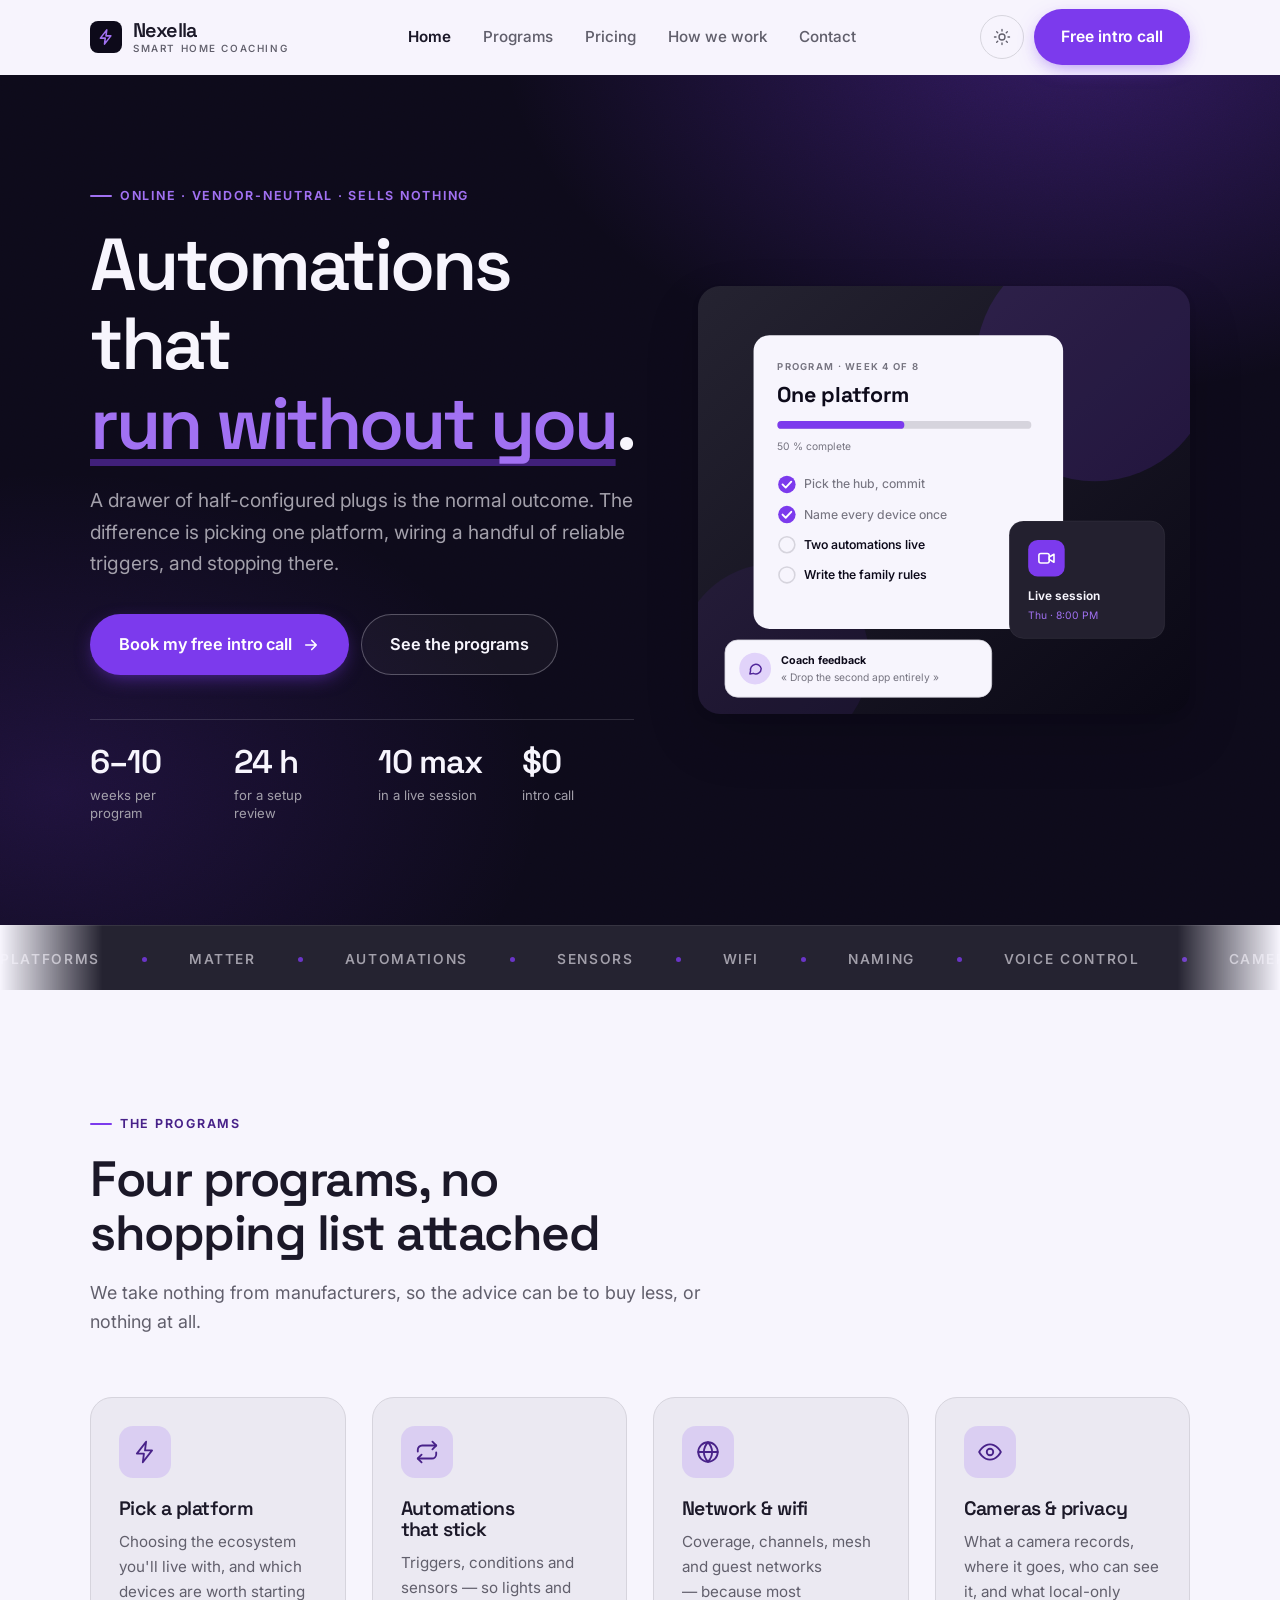
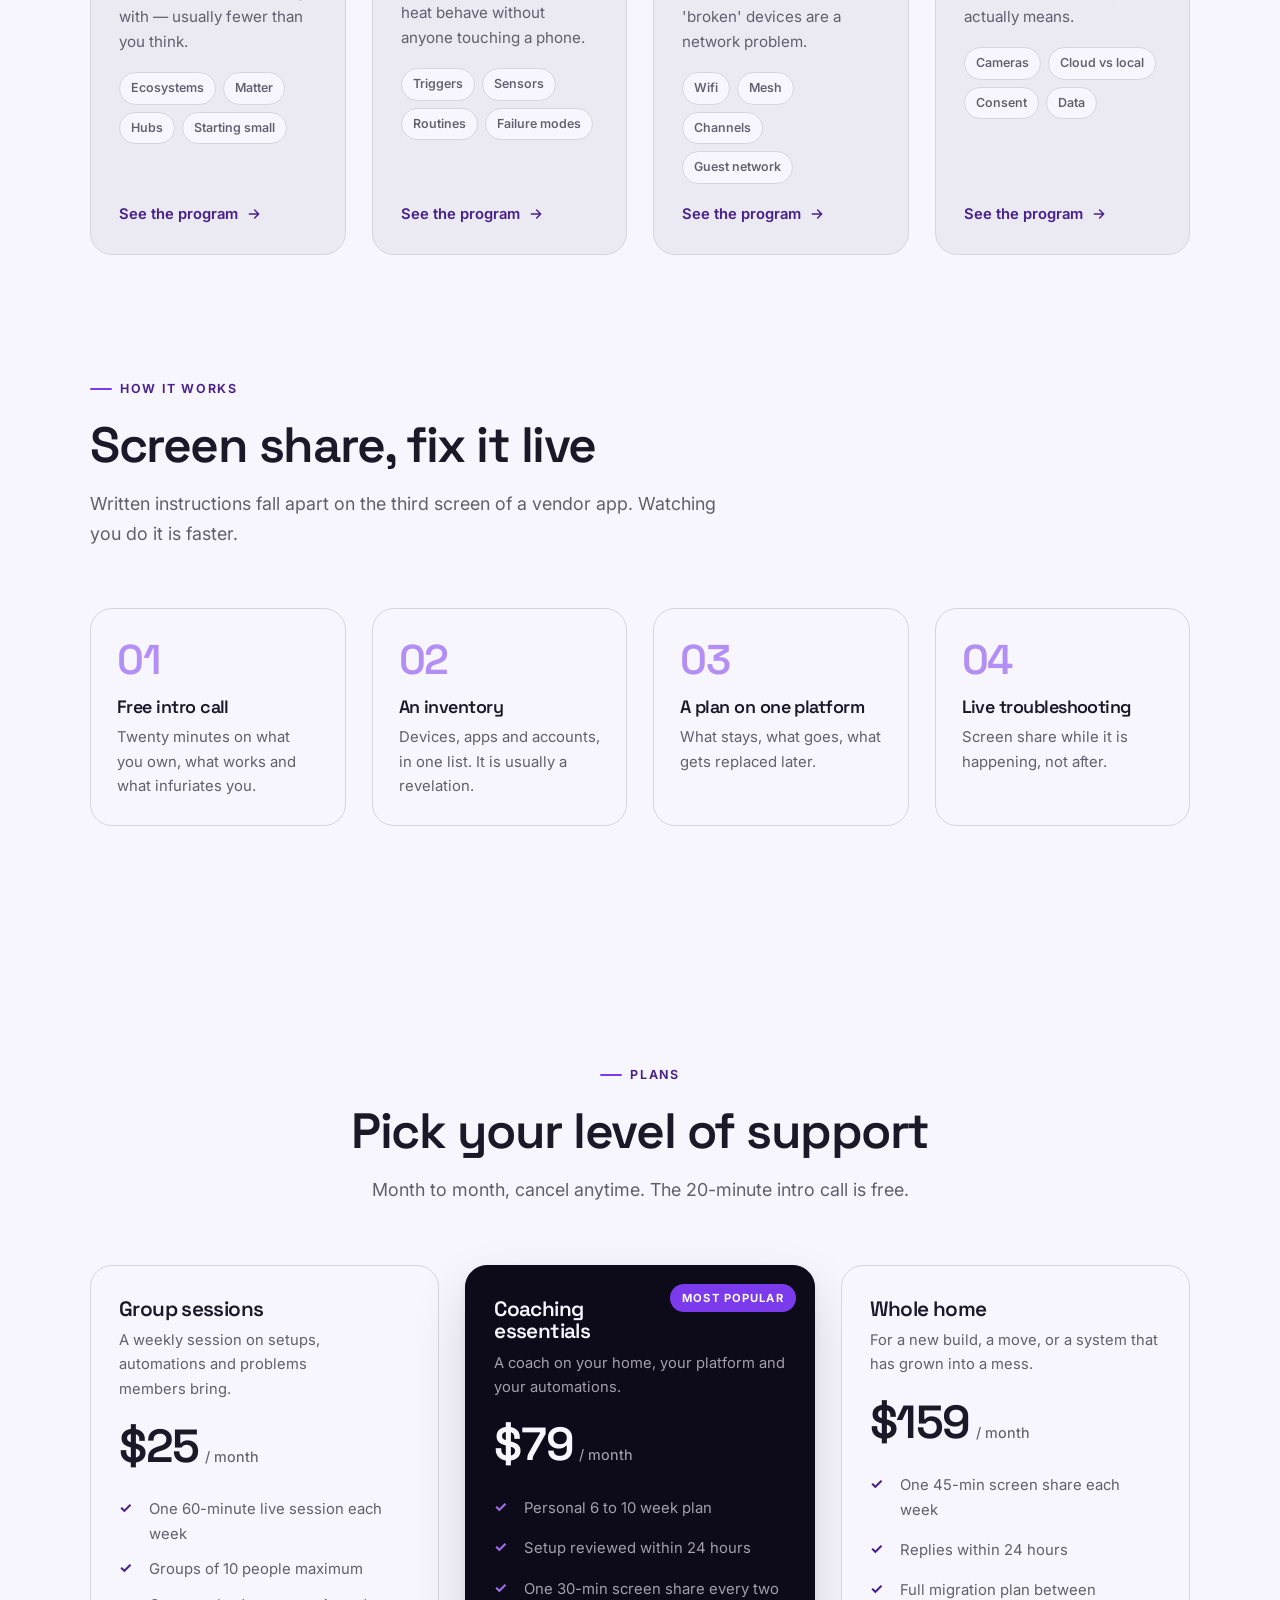
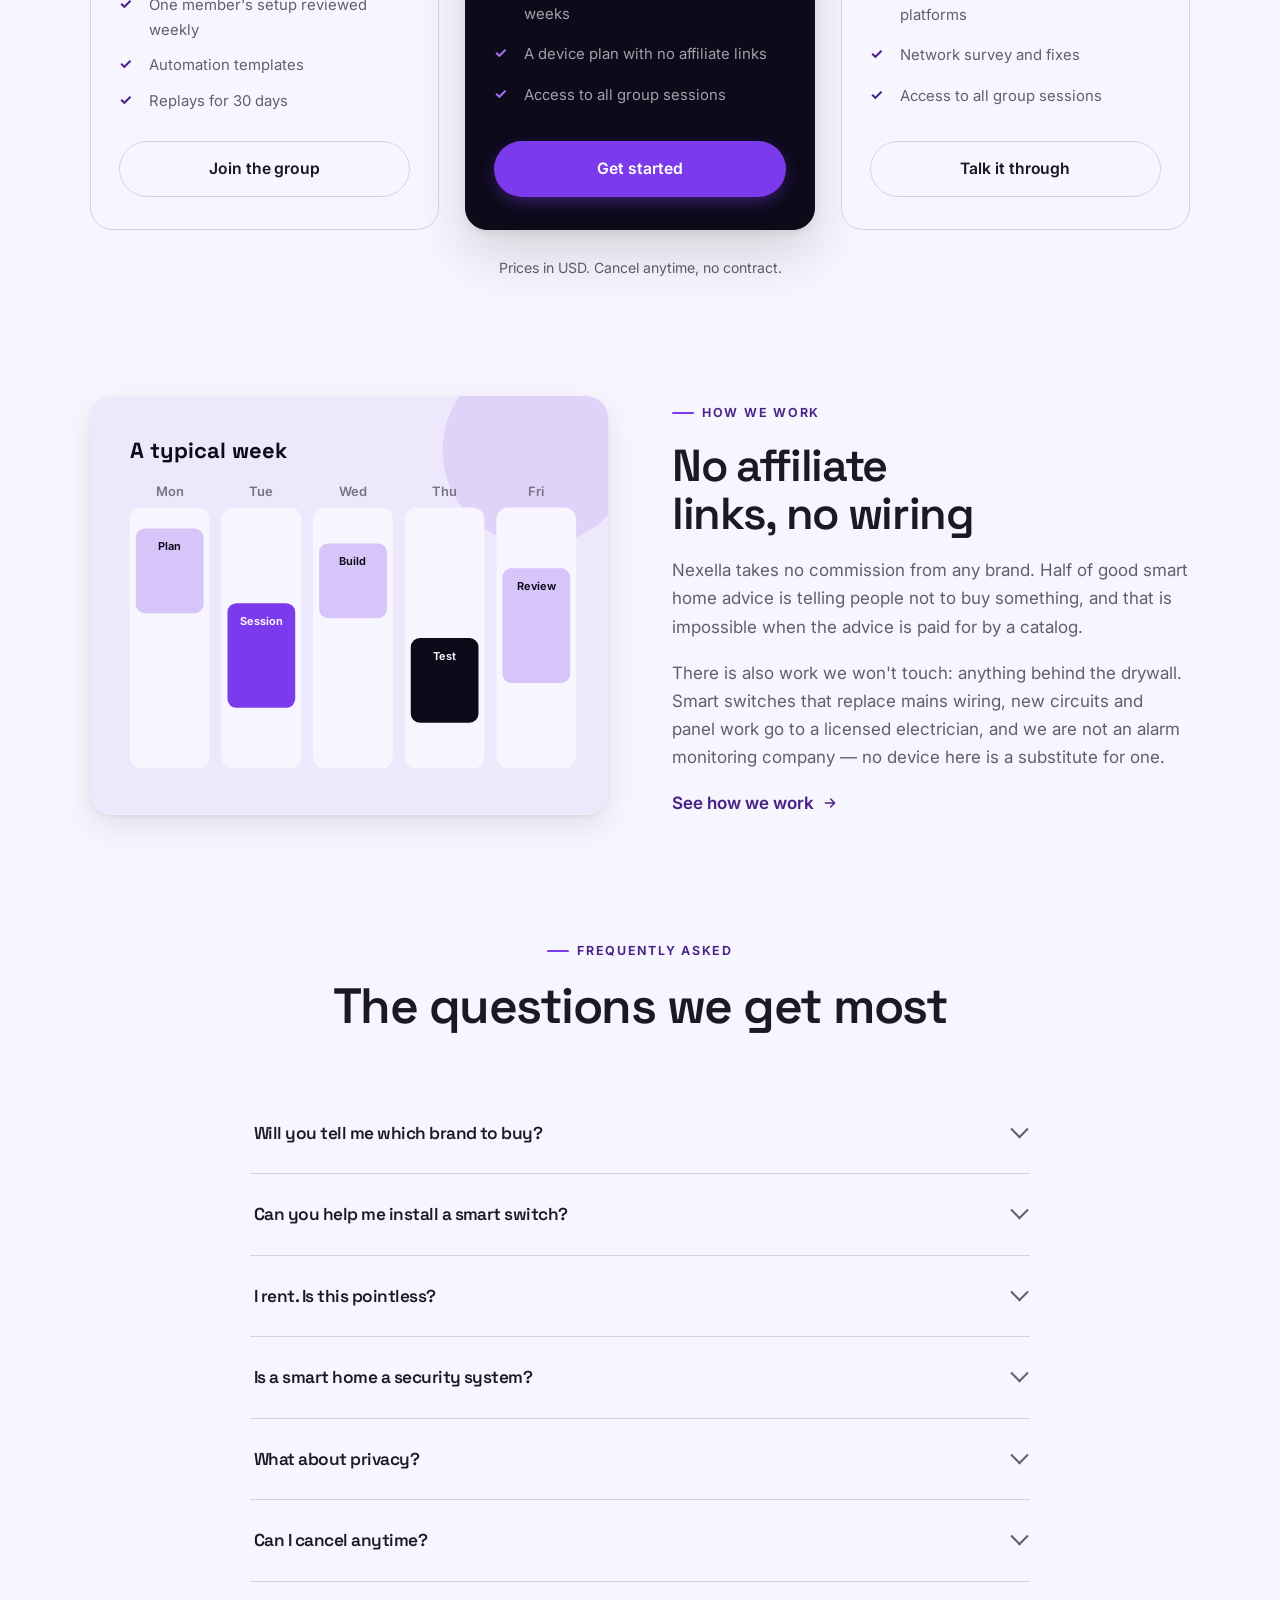
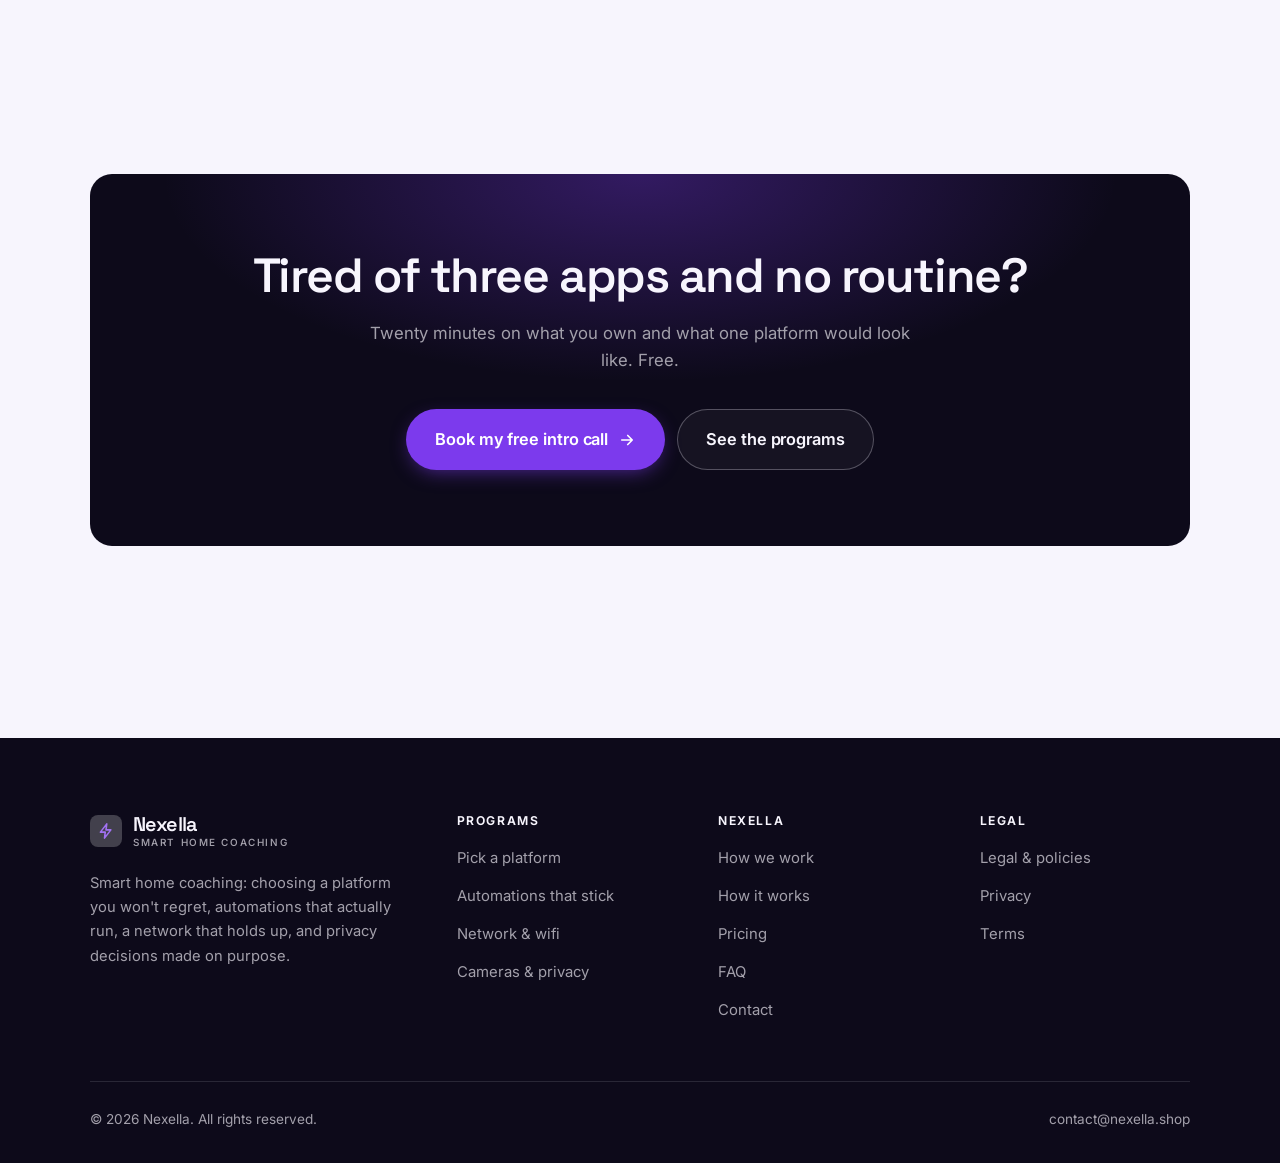
<file: index.html>
<!DOCTYPE html>
<html lang="en" class="no-js">
<head>
<meta charset="utf-8">
<meta name="viewport" content="width=device-width, initial-scale=1">
<title>Nexella — Smart home coaching: automations that actually run</title>
<meta name="description" content="Online smart home coaching: choosing a platform, automations that work without you, wifi and network fixes, privacy and cameras. Vendor-neutral, sells nothing.">
<link rel="canonical" href="https://nexella.shop/">

<meta property="og:type" content="website">
<meta property="og:url" content="https://nexella.shop/">
<meta property="og:site_name" content="Nexella">
<meta property="og:locale" content="en_US">
<meta property="og:title" content="Nexella — Smart home coaching: automations that actually run">
<meta property="og:description" content="Online smart home coaching: choosing a platform, automations that work without you, wifi and network fixes, privacy and cameras. Vendor-neutral, sells nothing.">
<meta name="theme-color" content="#0d0a1a">

<link rel="icon" href="assets/img/favicon.svg" type="image/svg+xml">
<link rel="preconnect" href="https://fonts.googleapis.com">
<link rel="preconnect" href="https://fonts.gstatic.com" crossorigin>
<link rel="stylesheet" href="https://fonts.googleapis.com/css2?family=Space+Grotesk:wght@400..700&family=Inter:wght@400..700&display=swap">
<link rel="stylesheet" href="assets/css/style.css">

<!-- Thème appliqué avant le premier rendu (évite le flash) -->
<script>
document.documentElement.classList.remove('no-js');
(function(){try{var t=localStorage.getItem('site-theme');if(t){document.documentElement.setAttribute('data-theme',t);}}catch(e){}})();
</script>
<script type="application/ld+json">
{
  "@context": "https://schema.org",
  "@type": "Organization",
  "name": "Nexella",
  "url": "https://nexella.shop/",
  "email": "contact@nexella.shop",
  "description": "Online smart home coaching: choosing a platform, automations that work without you, wifi and network fixes, privacy and cameras. Vendor-neutral, sells nothing.",
  "areaServed": "US",
  "knowsLanguage": "en"
}
</script>
</head>

<body>
<a class="skip-link" href="#main">Skip to main content</a>

<header class="site-header">
  <nav class="wrap nav" aria-label="Main navigation">
    <a class="brand" href="index.html">
      <svg class="brand__mark" viewBox="0 0 64 64" aria-hidden="true">
        <rect class="bm-bg" width="64" height="64" rx="16"/>
        <g class="bm-ic" transform="translate(14 14) scale(1.5)" fill="none" stroke-width="2.1" stroke-linecap="round" stroke-linejoin="round"><path d="M13 2.5 4.5 13.5H11l-1 8 8.5-11H12z"/></g>
      </svg>
      <span>Nexella<span class="brand__sub">Smart home coaching</span></span>
    </a>

    <ul class="nav__links" id="nav-links">
      <li><a href="index.html" aria-current="page">Home</a></li>
      <li><a href="programs.html">Programs</a></li>
      <li><a href="index.html#pricing">Pricing</a></li>
      <li><a href="about.html">How we work</a></li>
      <li><a href="contact.html">Contact</a></li>
      <li><a class="btn btn--primary" href="contact.html">Free intro call</a></li>
    </ul>

    <div class="nav__cta">
      <button class="theme-toggle" type="button" aria-label="Switch to dark theme">
        <svg class="icon-sun" viewBox="0 0 24 24" fill="none" stroke="currentColor" stroke-width="1.8" stroke-linecap="round" aria-hidden="true"><circle cx="12" cy="12" r="4"/><path d="M12 2v2m0 16v2M2 12h2m16 0h2M4.9 4.9l1.4 1.4m11.4 11.4 1.4 1.4M19.1 4.9l-1.4 1.4M6.3 17.7l-1.4 1.4"/></svg>
        <svg class="icon-moon" viewBox="0 0 24 24" fill="none" stroke="currentColor" stroke-width="1.8" stroke-linecap="round" stroke-linejoin="round" aria-hidden="true"><path d="M21 12.8A9 9 0 1 1 11.2 3a7 7 0 0 0 9.8 9.8z"/></svg>
      </button>
      <a class="btn btn--primary" href="contact.html">Free intro call</a>
      <button class="nav__toggle" type="button" aria-expanded="false" aria-controls="nav-links" aria-label="Open menu">
        <svg class="icon-open" viewBox="0 0 24 24" fill="none" stroke="currentColor" stroke-width="2" stroke-linecap="round" aria-hidden="true"><path d="M3 6h18M3 12h18M3 18h18"/></svg>
        <svg class="icon-close" viewBox="0 0 24 24" fill="none" stroke="currentColor" stroke-width="2" stroke-linecap="round" aria-hidden="true"><path d="M6 6l12 12M18 6L6 18"/></svg>
      </button>
    </div>
  </nav>
</header>

<main id="main">

<section class="hero">
  <div class="wrap hero__inner">
    <div>
      <span class="eyebrow hero__eyebrow">Online · Vendor-neutral · Sells nothing</span>
      <h1>Automations that<br> <em>run without you</em>.</h1>
      <p class="hero__lede">A drawer of half-configured plugs is the normal outcome. The difference is picking one platform, wiring a handful of reliable triggers, and stopping there.</p>

      <div class="hero__actions">
        <a class="btn btn--primary btn--lg" href="contact.html">Book my free intro call <svg viewBox="0 0 24 24" fill="none" stroke="currentColor" stroke-width="2.2" stroke-linecap="round" stroke-linejoin="round" aria-hidden="true"><path d="M5 12h14M13 6l6 6-6 6"/></svg></a>
        <a class="btn btn--on-dark btn--lg" href="programs.html">See the programs</a>
      </div>

      <ul class="hero__proof">
        <li><span class="stat__num">6–10</span><span class="stat__label">weeks per program</span></li>
        <li><span class="stat__num">24 h</span><span class="stat__label">for a setup review</span></li>
        <li><span class="stat__num">10 max</span><span class="stat__label">in a live session</span></li>
        <li><span class="stat__num">$0</span><span class="stat__label">intro call</span></li>
      </ul>
    </div>

    <div class="hero__art">
      <svg viewBox="0 0 620 540" role="img" aria-label="A smart home program in week 4 of 8, showing this week's tasks, the next live session and coach feedback.">
        <defs>
          <linearGradient id="hbg" x1="0" y1="0" x2="1" y2="1">
            <stop offset="0" stop-color="#252331"/><stop offset="1" stop-color="#0a0815"/>
          </linearGradient>
        </defs>
        <rect width="620" height="540" rx="22" fill="url(#hbg)"/>
        <circle cx="500" cy="96" r="150" fill="#7c3aed" opacity=".16"/>
        <circle cx="96" cy="470" r="120" fill="#7c3aed" opacity=".08"/>

        <g style="font-family: var(--font-body)">
          <!-- Carte programme -->
          <rect x="70" y="62" width="390" height="370" rx="20" fill="#f7f5fd"/>
          <text x="100" y="106" font-size="12" font-weight="650" letter-spacing="1.6" fill="#767480">PROGRAM · WEEK 4 OF 8</text>
          <text x="100" y="146" font-size="27" font-weight="700" fill="#0d0a1a" style="font-family: var(--font-display)">One platform</text>
          <rect x="100" y="170" width="320" height="10" rx="5" fill="#d6d4dd"/>
          <rect x="100" y="170" width="160" height="10" rx="5" fill="#7c3aed"/>
          <text x="100" y="206" font-size="13" fill="#767480">50 % complete</text>
          <circle cx="112" cy="250" r="11" fill="#7c3aed"/><path d="M106.5 250l4 4 7-7.5" fill="none" stroke="#ffffff" stroke-width="2.4" stroke-linecap="round" stroke-linejoin="round"/><text x="134" y="255" font-size="15.5" fill="#767480" font-weight="450">Pick the hub, commit</text>
          <circle cx="112" cy="288" r="11" fill="#7c3aed"/><path d="M106.5 288l4 4 7-7.5" fill="none" stroke="#ffffff" stroke-width="2.4" stroke-linecap="round" stroke-linejoin="round"/><text x="134" y="293" font-size="15.5" fill="#767480" font-weight="450">Name every device once</text>
          <circle cx="112" cy="326" r="10" fill="none" stroke="#d6d4dd" stroke-width="2"/><text x="134" y="331" font-size="15.5" fill="#0d0a1a" font-weight="560">Two automations live</text>
          <circle cx="112" cy="364" r="10" fill="none" stroke="#d6d4dd" stroke-width="2"/><text x="134" y="369" font-size="15.5" fill="#0d0a1a" font-weight="560">Write the family rules</text>

          <!-- Carte séance -->
          <rect x="392" y="296" width="196" height="148" rx="18" fill="#23202f" stroke="#ffffff" stroke-opacity=".08"/>
          <rect x="416" y="320" width="46" height="46" rx="12" fill="#7c3aed"/>
          <g transform="translate(427 331)" fill="none" stroke="#ffffff" color="#ffffff" stroke-width="2" stroke-linecap="round" stroke-linejoin="round"><rect x="2.5" y="6" width="13" height="12" rx="2.5"/><path d="M15.5 10.5 21.5 7v10l-6-3.5z"/></g>
          <text x="416" y="396" font-size="15" font-weight="650" fill="#f7f5fd">Live session</text>
          <text x="416" y="420" font-size="13" fill="#a171f2">Thu · 8:00 PM</text>

          <!-- Retour du coach -->
          <rect x="34" y="446" width="336" height="72" rx="16" fill="#f7f5fd" stroke="#d6d4dd"/>
          <circle cx="72" cy="482" r="20" fill="#e1d3fa"/>
          <g transform="translate(62 472) scale(.84)" fill="none" stroke="#51269a" stroke-width="2.2" stroke-linecap="round" stroke-linejoin="round"><path d="M21 12a8 8 0 0 1-11.6 7.1L4 20l1-4.6A8 8 0 1 1 21 12z"/></g>
          <text x="104" y="476" font-size="13.5" font-weight="700" fill="#0d0a1a">Coach feedback</text>
          <text x="104" y="498" font-size="13" fill="#767480">« Drop the second app entirely »</text>
        </g>
      </svg>
    </div>
  </div>
</section>

<div class="marquee" aria-hidden="true">
  <div class="marquee__track"><span>Platforms</span><span>Matter</span><span>Automations</span><span>Sensors</span><span>Wifi</span><span>Naming</span><span>Voice control</span><span>Cameras</span><span>Privacy</span><span>Local control</span><span>Platforms</span><span>Matter</span><span>Automations</span><span>Sensors</span><span>Wifi</span><span>Naming</span><span>Voice control</span><span>Cameras</span><span>Privacy</span><span>Local control</span></div>
</div>

<section class="section wrap" id="programs">
  <div class="section-head reveal">
    <span class="eyebrow">The programs</span>
    <h2>Four programs, no shopping list attached</h2>
    <p>We take nothing from manufacturers, so the advice can be to buy less, or nothing at all.</p>
  </div>
  <div class="grid grid--4 reveal-group">
    <a class="card" href="programs.html#platform">
      <div class="card__icon"><svg viewBox="0 0 24 24" fill="none" stroke="currentColor" stroke-width="1.7" stroke-linecap="round" stroke-linejoin="round" aria-hidden="true"><path d="M13 2.5 4.5 13.5H11l-1 8 8.5-11H12z"/></svg></div>
      <h3>Pick a platform</h3>
      <p>Choosing the ecosystem you'll live with, and which devices are worth starting with — usually fewer than you think.</p>
      <ul class="tags"><li>Ecosystems</li><li>Matter</li><li>Hubs</li><li>Starting small</li></ul>
      <span class="arrow-link">See the program <svg viewBox="0 0 24 24" fill="none" stroke="currentColor" stroke-width="2.2" stroke-linecap="round" stroke-linejoin="round" aria-hidden="true"><path d="M5 12h14M13 6l6 6-6 6"/></svg></span>
    </a>
    <a class="card" href="programs.html#automations">
      <div class="card__icon"><svg viewBox="0 0 24 24" fill="none" stroke="currentColor" stroke-width="1.7" stroke-linecap="round" stroke-linejoin="round" aria-hidden="true"><path d="M17 2.5l3.5 3.5L17 9.5"/><path d="M3.5 11.5V10A4 4 0 0 1 7.5 6h13M7 21.5 3.5 18 7 14.5"/><path d="M20.5 12.5V14a4 4 0 0 1-4 4h-13"/></svg></div>
      <h3>Automations that stick</h3>
      <p>Triggers, conditions and sensors — so lights and heat behave without anyone touching a phone.</p>
      <ul class="tags"><li>Triggers</li><li>Sensors</li><li>Routines</li><li>Failure modes</li></ul>
      <span class="arrow-link">See the program <svg viewBox="0 0 24 24" fill="none" stroke="currentColor" stroke-width="2.2" stroke-linecap="round" stroke-linejoin="round" aria-hidden="true"><path d="M5 12h14M13 6l6 6-6 6"/></svg></span>
    </a>
    <a class="card" href="programs.html#network">
      <div class="card__icon"><svg viewBox="0 0 24 24" fill="none" stroke="currentColor" stroke-width="1.7" stroke-linecap="round" stroke-linejoin="round" aria-hidden="true"><circle cx="12" cy="12" r="9"/><path d="M3 12h18M12 3c2.5 2.7 3.8 5.7 3.8 9s-1.3 6.3-3.8 9c-2.5-2.7-3.8-5.7-3.8-9S9.5 5.7 12 3z"/></svg></div>
      <h3>Network &amp; wifi</h3>
      <p>Coverage, channels, mesh and guest networks — because most 'broken' devices are a network problem.</p>
      <ul class="tags"><li>Wifi</li><li>Mesh</li><li>Channels</li><li>Guest network</li></ul>
      <span class="arrow-link">See the program <svg viewBox="0 0 24 24" fill="none" stroke="currentColor" stroke-width="2.2" stroke-linecap="round" stroke-linejoin="round" aria-hidden="true"><path d="M5 12h14M13 6l6 6-6 6"/></svg></span>
    </a>
    <a class="card" href="programs.html#privacy">
      <div class="card__icon"><svg viewBox="0 0 24 24" fill="none" stroke="currentColor" stroke-width="1.7" stroke-linecap="round" stroke-linejoin="round" aria-hidden="true"><path d="M2 12s3.6-7 10-7 10 7 10 7-3.6 7-10 7S2 12 2 12z"/><circle cx="12" cy="12" r="3"/></svg></div>
      <h3>Cameras &amp; privacy</h3>
      <p>What a camera records, where it goes, who can see it, and what local-only actually means.</p>
      <ul class="tags"><li>Cameras</li><li>Cloud vs local</li><li>Consent</li><li>Data</li></ul>
      <span class="arrow-link">See the program <svg viewBox="0 0 24 24" fill="none" stroke="currentColor" stroke-width="2.2" stroke-linecap="round" stroke-linejoin="round" aria-hidden="true"><path d="M5 12h14M13 6l6 6-6 6"/></svg></span>
    </a>
  </div>
</section>

<section class="section section--flush wrap" id="how-it-works">
  <div class="section-head reveal">
    <span class="eyebrow">How it works</span>
    <h2>Screen share, fix it live</h2>
    <p>Written instructions fall apart on the third screen of a vendor app. Watching you do it is faster.</p>
  </div>
  <div class="grid grid--4 steps reveal-group">
    <article class="step">
      <h3>Free intro call</h3>
      <p>Twenty minutes on what you own, what works and what infuriates you.</p>
    </article>
    <article class="step">
      <h3>An inventory</h3>
      <p>Devices, apps and accounts, in one list. It is usually a revelation.</p>
    </article>
    <article class="step">
      <h3>A plan on one platform</h3>
      <p>What stays, what goes, what gets replaced later.</p>
    </article>
    <article class="step">
      <h3>Live troubleshooting</h3>
      <p>Screen share while it is happening, not after.</p>
    </article>
  </div>
</section>

<section class="section wrap" id="pricing">
  <div class="section-head section-head--center reveal">
    <span class="eyebrow">Plans</span>
    <h2>Pick your level of support</h2>
    <p>Month to month, cancel anytime. The 20-minute intro call is free.</p>
  </div>
  <div class="grid grid--3 plans reveal-group">
    <article class="plan">
      
      <h3>Group sessions</h3>
      <p class="plan__desc">A weekly session on setups, automations and problems members bring.</p>
      <p class="plan__price">$25<span class="plan__period">/ month</span></p>
      <ul class="plan__features">
        <li>One 60-minute live session each week</li>
        <li>Groups of 10 people maximum</li>
        <li>One member's setup reviewed weekly</li>
        <li>Automation templates</li>
        <li>Replays for 30 days</li>
      </ul>
      <a class="btn btn--ghost btn--block" href="contact.html">Join the group</a>
    </article>
    <article class="plan plan--featured">
      <span class="plan__tag">Most popular</span>
      <h3>Coaching essentials</h3>
      <p class="plan__desc">A coach on your home, your platform and your automations.</p>
      <p class="plan__price">$79<span class="plan__period">/ month</span></p>
      <ul class="plan__features">
        <li>Personal 6 to 10 week plan</li>
        <li>Setup reviewed within 24 hours</li>
        <li>One 30-min screen share every two weeks</li>
        <li>A device plan with no affiliate links</li>
        <li>Access to all group sessions</li>
      </ul>
      <a class="btn btn--primary btn--block" href="contact.html">Get started</a>
    </article>
    <article class="plan">
      
      <h3>Whole home</h3>
      <p class="plan__desc">For a new build, a move, or a system that has grown into a mess.</p>
      <p class="plan__price">$159<span class="plan__period">/ month</span></p>
      <ul class="plan__features">
        <li>One 45-min screen share each week</li>
        <li>Replies within 24 hours</li>
        <li>Full migration plan between platforms</li>
        <li>Network survey and fixes</li>
        <li>Access to all group sessions</li>
      </ul>
      <a class="btn btn--ghost btn--block" href="contact.html">Talk it through</a>
    </article>
  </div>
  <p class="plans-note">Prices in USD. Cancel anytime, no contract.</p>
</section>

<section class="section section--flush wrap">
  <div class="split reveal">
    <div class="split__art">
      <svg viewBox="0 0 520 420" role="img" aria-label="Example of a typical week: Plan, Session, Build, Test, Review.">
        <rect width="520" height="420" rx="20" fill="#eee8fc"/>
        <circle cx="450" cy="54" r="96" fill="#7c3aed" opacity=".12"/>
        <g style="font-family: var(--font-body)">
        <text x="40" y="62" font-size="22" font-weight="700" fill="#0d0a1a" style="font-family: var(--font-display)">A typical week</text>
        <text x="80" y="100" text-anchor="middle" font-size="13" font-weight="600" fill="#767480">Mon</text>
        <rect x="40" y="112" width="80" height="262" rx="12" fill="#f7f5fd"/>
        <rect x="46" y="133" width="68" height="85" rx="9" fill="#d7c4f9"/>
        <text x="80" y="155" text-anchor="middle" font-size="11" font-weight="650" fill="#0d0a1a">Plan</text>
        <text x="172" y="100" text-anchor="middle" font-size="13" font-weight="600" fill="#767480">Tue</text>
        <rect x="132" y="112" width="80" height="262" rx="12" fill="#f7f5fd"/>
        <rect x="138" y="208" width="68" height="105" rx="9" fill="#7c3aed"/>
        <text x="172" y="230" text-anchor="middle" font-size="11" font-weight="650" fill="#ffffff">Session</text>
        <text x="264" y="100" text-anchor="middle" font-size="13" font-weight="600" fill="#767480">Wed</text>
        <rect x="224" y="112" width="80" height="262" rx="12" fill="#f7f5fd"/>
        <rect x="230" y="148" width="68" height="75" rx="9" fill="#d7c4f9"/>
        <text x="264" y="170" text-anchor="middle" font-size="11" font-weight="650" fill="#0d0a1a">Build</text>
        <text x="356" y="100" text-anchor="middle" font-size="13" font-weight="600" fill="#767480">Thu</text>
        <rect x="316" y="112" width="80" height="262" rx="12" fill="#f7f5fd"/>
        <rect x="322" y="243" width="68" height="85" rx="9" fill="#0d0a1a"/>
        <text x="356" y="265" text-anchor="middle" font-size="11" font-weight="650" fill="#f7f5fd">Test</text>
        <text x="448" y="100" text-anchor="middle" font-size="13" font-weight="600" fill="#767480">Fri</text>
        <rect x="408" y="112" width="80" height="262" rx="12" fill="#f7f5fd"/>
        <rect x="414" y="173" width="68" height="115" rx="9" fill="#d7c4f9"/>
        <text x="448" y="195" text-anchor="middle" font-size="11" font-weight="650" fill="#0d0a1a">Review</text>
        </g>
      </svg>
    </div>
    <div>
      <span class="eyebrow">How we work</span>
      <h2>No affiliate links, no wiring</h2>
      <p>Nexella takes no commission from any brand. Half of good smart home advice is telling people not to buy something, and that is impossible when the advice is paid for by a catalog.</p>
      <p>There is also work we won't touch: anything behind the drywall. Smart switches that replace mains wiring, new circuits and panel work go to a licensed electrician, and we are not an alarm monitoring company — no device here is a substitute for one.</p>
      <p><a class="arrow-link" href="about.html">See how we work <svg viewBox="0 0 24 24" fill="none" stroke="currentColor" stroke-width="2.2" stroke-linecap="round" stroke-linejoin="round" aria-hidden="true"><path d="M5 12h14M13 6l6 6-6 6"/></svg></a></p>
    </div>
  </div>
</section>

<section class="section section--flush wrap" id="faq">
  <div class="section-head section-head--center reveal">
    <span class="eyebrow">Frequently asked</span>
    <h2>The questions we get most</h2>
  </div>
  <div class="faq reveal">
    <details>
      <summary>Will you tell me which brand to buy?</summary>
      <p>Yes, with reasons, and we earn nothing either way. Sometimes the answer is to keep what you own.</p>
    </details>
    <details>
      <summary>Can you help me install a smart switch?</summary>
      <p>We can explain what it needs and how it fits your system. The wiring itself is for a licensed electrician — mains work is not a video-call job.</p>
    </details>
    <details>
      <summary>I rent. Is this pointless?</summary>
      <p>Not at all. Plugs, bulbs, sensors and a decent network do most of the useful work and come with you when you move.</p>
    </details>
    <details>
      <summary>Is a smart home a security system?</summary>
      <p>No. Cameras and sensors are useful, but this is not monitored security and we won't pretend a doorbell camera prevents anything.</p>
    </details>
    <details>
      <summary>What about privacy?</summary>
      <p>It is a whole program. We go through what each device collects, what stays local, and the state rules about recording audio and neighbors.</p>
    </details>
    <details>
      <summary>Can I cancel anytime?</summary>
      <p>Yes. No contract, no minimum term. Access stays open until the end of the month you already paid for.</p>
    </details>
  </div>
</section>

<section class="wrap section--tight">
  <div class="cta-band reveal">
    <h2>Tired of three apps and no routine?</h2>
    <p>Twenty minutes on what you own and what one platform would look like. Free.</p>
    <div class="hero__actions">
      <a class="btn btn--primary btn--lg" href="contact.html">Book my free intro call <svg viewBox="0 0 24 24" fill="none" stroke="currentColor" stroke-width="2.2" stroke-linecap="round" stroke-linejoin="round" aria-hidden="true"><path d="M5 12h14M13 6l6 6-6 6"/></svg></a>
      <a class="btn btn--on-dark btn--lg" href="programs.html">See the programs</a>
    </div>
  </div>
</section>

</main>

<footer class="site-footer">
  <div class="wrap">
    <div class="footer__grid">
      <div class="footer__brand">
        <a class="brand" href="index.html">
          <svg class="brand__mark" viewBox="0 0 64 64" aria-hidden="true">
        <rect class="bm-bg" width="64" height="64" rx="16"/>
        <g class="bm-ic" transform="translate(14 14) scale(1.5)" fill="none" stroke-width="2.1" stroke-linecap="round" stroke-linejoin="round"><path d="M13 2.5 4.5 13.5H11l-1 8 8.5-11H12z"/></g>
      </svg>
          <span>Nexella<span class="brand__sub">Smart home coaching</span></span>
        </a>
        <p>Smart home coaching: choosing a platform you won't regret, automations that actually run, a network that holds up, and privacy decisions made on purpose.</p>
      </div>

      <div class="footer__col">
        <h4>Programs</h4>
        <ul>
          <li><a href="programs.html#platform">Pick a platform</a></li>
          <li><a href="programs.html#automations">Automations that stick</a></li>
          <li><a href="programs.html#network">Network &amp; wifi</a></li>
          <li><a href="programs.html#privacy">Cameras &amp; privacy</a></li>
        </ul>
      </div>

      <div class="footer__col">
        <h4>Nexella</h4>
        <ul>
          <li><a href="about.html">How we work</a></li>
          <li><a href="index.html#how-it-works">How it works</a></li>
          <li><a href="index.html#pricing">Pricing</a></li>
          <li><a href="index.html#faq">FAQ</a></li>
          <li><a href="contact.html">Contact</a></li>
        </ul>
      </div>

      <div class="footer__col">
        <h4>Legal</h4>
        <ul>
          <li><a href="legal.html">Legal &amp; policies</a></li>
          <li><a href="legal.html#privacy">Privacy</a></li>
          <li><a href="legal.html#terms">Terms</a></li>
        </ul>
      </div>
    </div>

    <div class="footer__bottom">
      <p>© <span data-year>2026</span> Nexella. All rights reserved.</p>
      <p><a href="mailto:contact@nexella.shop">contact@nexella.shop</a></p>
    </div>
  </div>
</footer>

<script src="assets/js/main.js" defer></script>
</body>
</html>
</file>
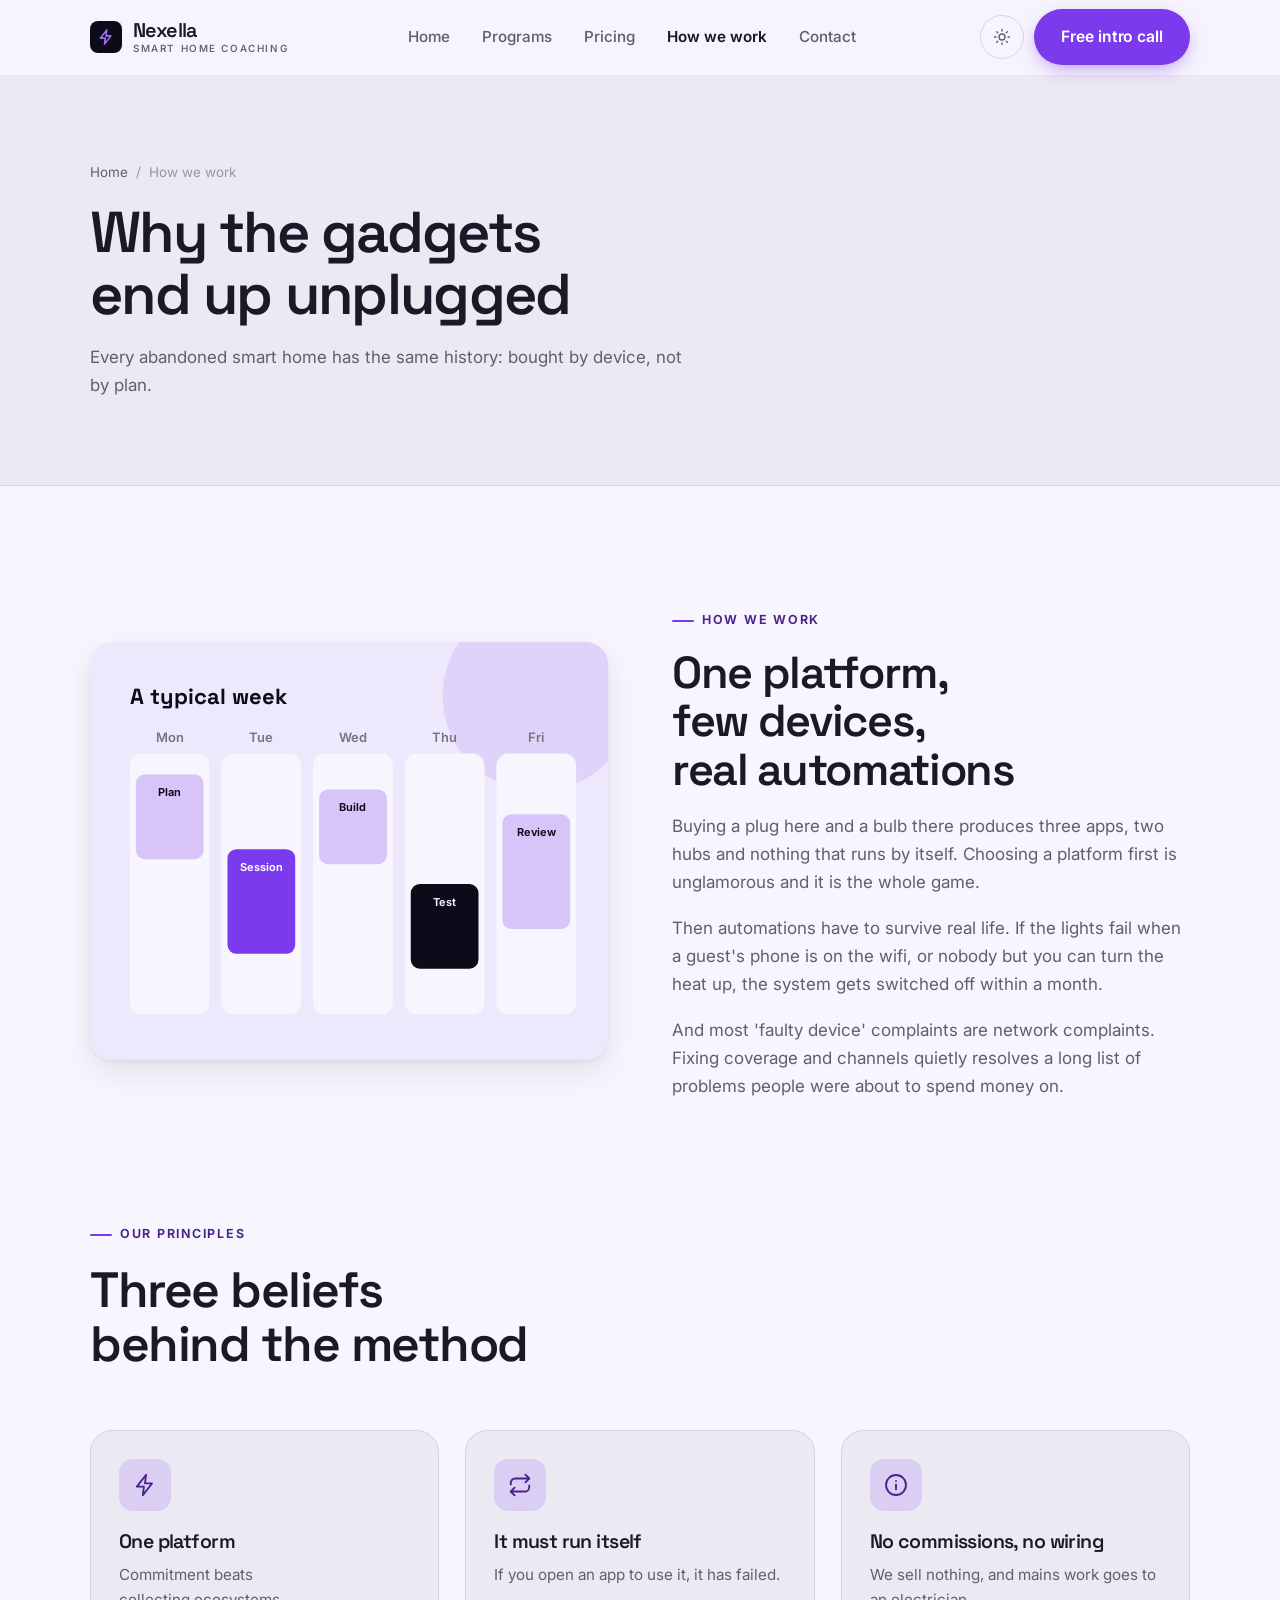
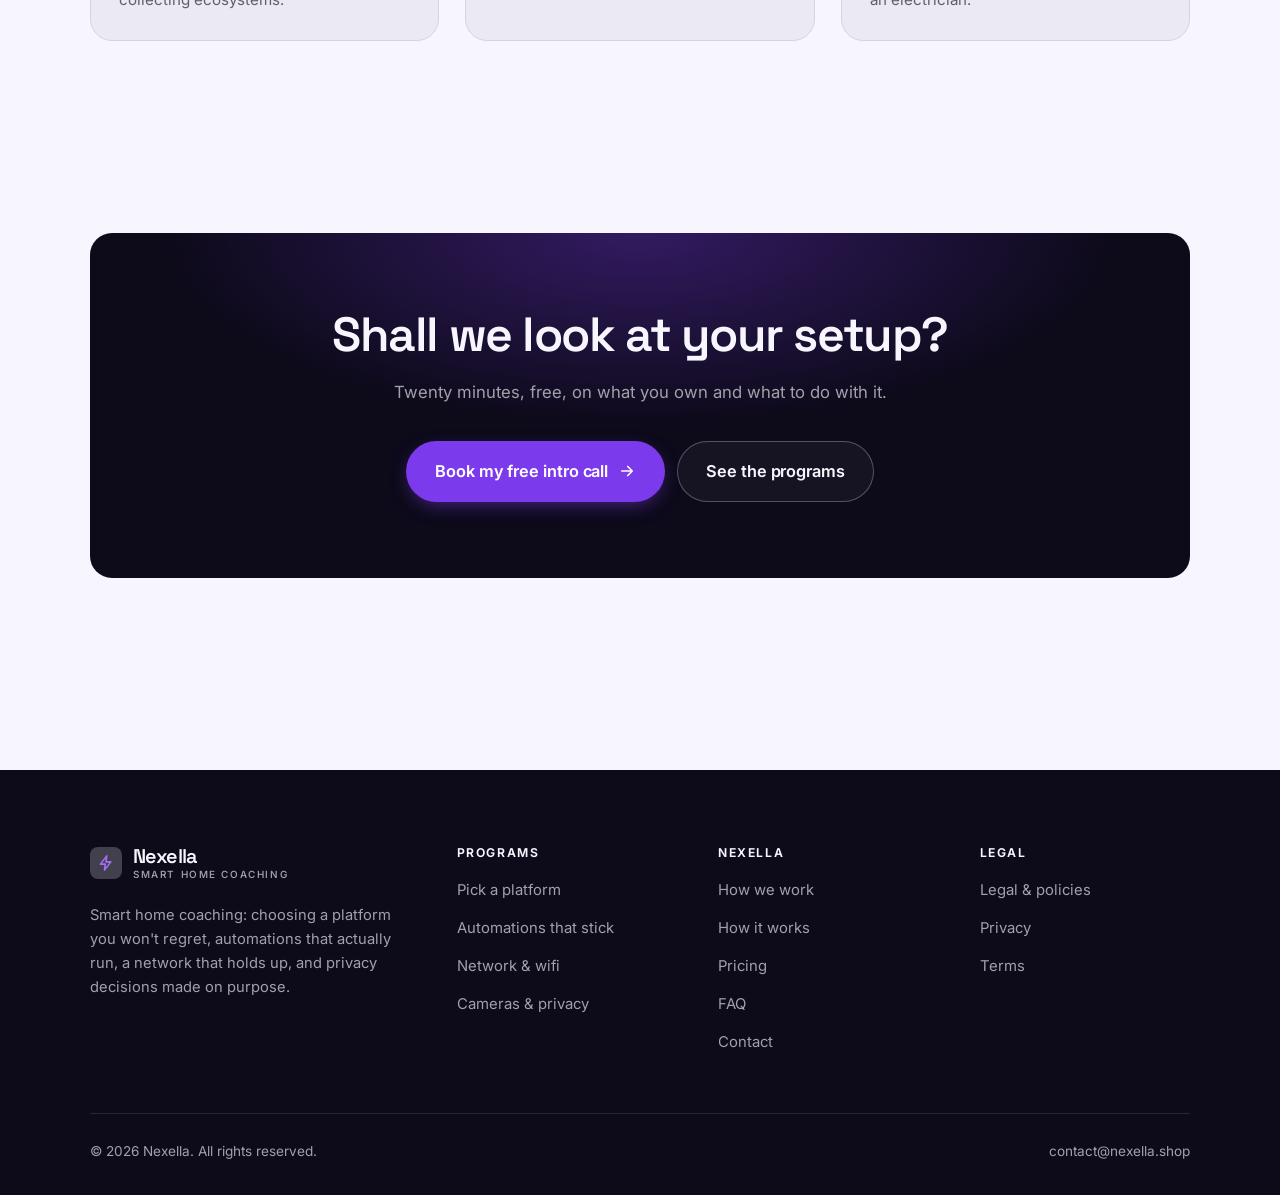
<file: about.html>
<!DOCTYPE html>
<html lang="en" class="no-js">
<head>
<meta charset="utf-8">
<meta name="viewport" content="width=device-width, initial-scale=1">
<title>How we work — Nexella</title>
<meta name="description" content="Why smart homes end up in a drawer, and how Nexella coaches without selling anything.">
<link rel="canonical" href="https://nexella.shop/about.html">

<meta property="og:type" content="website">
<meta property="og:url" content="https://nexella.shop/about.html">
<meta property="og:site_name" content="Nexella">
<meta property="og:locale" content="en_US">
<meta property="og:title" content="How we work — Nexella">
<meta property="og:description" content="Why smart homes end up in a drawer, and how Nexella coaches without selling anything.">
<meta name="theme-color" content="#0d0a1a">

<link rel="icon" href="assets/img/favicon.svg" type="image/svg+xml">
<link rel="preconnect" href="https://fonts.googleapis.com">
<link rel="preconnect" href="https://fonts.gstatic.com" crossorigin>
<link rel="stylesheet" href="https://fonts.googleapis.com/css2?family=Space+Grotesk:wght@400..700&family=Inter:wght@400..700&display=swap">
<link rel="stylesheet" href="assets/css/style.css">

<!-- Thème appliqué avant le premier rendu (évite le flash) -->
<script>
document.documentElement.classList.remove('no-js');
(function(){try{var t=localStorage.getItem('site-theme');if(t){document.documentElement.setAttribute('data-theme',t);}}catch(e){}})();
</script>
</head>

<body>
<a class="skip-link" href="#main">Skip to main content</a>

<header class="site-header">
  <nav class="wrap nav" aria-label="Main navigation">
    <a class="brand" href="index.html">
      <svg class="brand__mark" viewBox="0 0 64 64" aria-hidden="true">
        <rect class="bm-bg" width="64" height="64" rx="16"/>
        <g class="bm-ic" transform="translate(14 14) scale(1.5)" fill="none" stroke-width="2.1" stroke-linecap="round" stroke-linejoin="round"><path d="M13 2.5 4.5 13.5H11l-1 8 8.5-11H12z"/></g>
      </svg>
      <span>Nexella<span class="brand__sub">Smart home coaching</span></span>
    </a>

    <ul class="nav__links" id="nav-links">
      <li><a href="index.html">Home</a></li>
      <li><a href="programs.html">Programs</a></li>
      <li><a href="index.html#pricing">Pricing</a></li>
      <li><a href="about.html" aria-current="page">How we work</a></li>
      <li><a href="contact.html">Contact</a></li>
      <li><a class="btn btn--primary" href="contact.html">Free intro call</a></li>
    </ul>

    <div class="nav__cta">
      <button class="theme-toggle" type="button" aria-label="Switch to dark theme">
        <svg class="icon-sun" viewBox="0 0 24 24" fill="none" stroke="currentColor" stroke-width="1.8" stroke-linecap="round" aria-hidden="true"><circle cx="12" cy="12" r="4"/><path d="M12 2v2m0 16v2M2 12h2m16 0h2M4.9 4.9l1.4 1.4m11.4 11.4 1.4 1.4M19.1 4.9l-1.4 1.4M6.3 17.7l-1.4 1.4"/></svg>
        <svg class="icon-moon" viewBox="0 0 24 24" fill="none" stroke="currentColor" stroke-width="1.8" stroke-linecap="round" stroke-linejoin="round" aria-hidden="true"><path d="M21 12.8A9 9 0 1 1 11.2 3a7 7 0 0 0 9.8 9.8z"/></svg>
      </button>
      <a class="btn btn--primary" href="contact.html">Free intro call</a>
      <button class="nav__toggle" type="button" aria-expanded="false" aria-controls="nav-links" aria-label="Open menu">
        <svg class="icon-open" viewBox="0 0 24 24" fill="none" stroke="currentColor" stroke-width="2" stroke-linecap="round" aria-hidden="true"><path d="M3 6h18M3 12h18M3 18h18"/></svg>
        <svg class="icon-close" viewBox="0 0 24 24" fill="none" stroke="currentColor" stroke-width="2" stroke-linecap="round" aria-hidden="true"><path d="M6 6l12 12M18 6L6 18"/></svg>
      </button>
    </div>
  </nav>
</header>

<main id="main">

<section class="page-head">
  <div class="wrap">
    <nav class="breadcrumb" aria-label="Breadcrumb">
      <a href="index.html">Home</a><span>/</span><span aria-current="page">How we work</span>
    </nav>
    <h1>Why the gadgets end up unplugged</h1>
    <p>Every abandoned smart home has the same history: bought by device, not by plan.</p>
  </div>
</section>

<section class="section wrap">
  <div class="split reveal">
    <div class="split__art">
      <svg viewBox="0 0 520 420" role="img" aria-label="Example of a typical week: Plan, Session, Build, Test, Review.">
        <rect width="520" height="420" rx="20" fill="#eee8fc"/>
        <circle cx="450" cy="54" r="96" fill="#7c3aed" opacity=".12"/>
        <g style="font-family: var(--font-body)">
        <text x="40" y="62" font-size="22" font-weight="700" fill="#0d0a1a" style="font-family: var(--font-display)">A typical week</text>
        <text x="80" y="100" text-anchor="middle" font-size="13" font-weight="600" fill="#767480">Mon</text>
        <rect x="40" y="112" width="80" height="262" rx="12" fill="#f7f5fd"/>
        <rect x="46" y="133" width="68" height="85" rx="9" fill="#d7c4f9"/>
        <text x="80" y="155" text-anchor="middle" font-size="11" font-weight="650" fill="#0d0a1a">Plan</text>
        <text x="172" y="100" text-anchor="middle" font-size="13" font-weight="600" fill="#767480">Tue</text>
        <rect x="132" y="112" width="80" height="262" rx="12" fill="#f7f5fd"/>
        <rect x="138" y="208" width="68" height="105" rx="9" fill="#7c3aed"/>
        <text x="172" y="230" text-anchor="middle" font-size="11" font-weight="650" fill="#ffffff">Session</text>
        <text x="264" y="100" text-anchor="middle" font-size="13" font-weight="600" fill="#767480">Wed</text>
        <rect x="224" y="112" width="80" height="262" rx="12" fill="#f7f5fd"/>
        <rect x="230" y="148" width="68" height="75" rx="9" fill="#d7c4f9"/>
        <text x="264" y="170" text-anchor="middle" font-size="11" font-weight="650" fill="#0d0a1a">Build</text>
        <text x="356" y="100" text-anchor="middle" font-size="13" font-weight="600" fill="#767480">Thu</text>
        <rect x="316" y="112" width="80" height="262" rx="12" fill="#f7f5fd"/>
        <rect x="322" y="243" width="68" height="85" rx="9" fill="#0d0a1a"/>
        <text x="356" y="265" text-anchor="middle" font-size="11" font-weight="650" fill="#f7f5fd">Test</text>
        <text x="448" y="100" text-anchor="middle" font-size="13" font-weight="600" fill="#767480">Fri</text>
        <rect x="408" y="112" width="80" height="262" rx="12" fill="#f7f5fd"/>
        <rect x="414" y="173" width="68" height="115" rx="9" fill="#d7c4f9"/>
        <text x="448" y="195" text-anchor="middle" font-size="11" font-weight="650" fill="#0d0a1a">Review</text>
        </g>
      </svg>
    </div>
    <div>
      <span class="eyebrow">How we work</span>
      <h2>One platform, few devices, real automations</h2>
      <p>Buying a plug here and a bulb there produces three apps, two hubs and nothing that runs by itself. Choosing a platform first is unglamorous and it is the whole game.</p>
      <p>Then automations have to survive real life. If the lights fail when a guest's phone is on the wifi, or nobody but you can turn the heat up, the system gets switched off within a month.</p>
      <p>And most 'faulty device' complaints are network complaints. Fixing coverage and channels quietly resolves a long list of problems people were about to spend money on.</p>
      <!--
        TO DO: add a short introduction of the coach (name, real background),
        with a photo if possible. Do not invent credentials — see README.md.
      -->
    </div>
  </div>
</section>

<section class="section section--flush wrap">
  <div class="section-head reveal">
    <span class="eyebrow">Our principles</span>
    <h2>Three beliefs behind the method</h2>
  </div>
  <div class="grid grid--3 reveal-group">
    <article class="card">
      <div class="card__icon"><svg viewBox="0 0 24 24" fill="none" stroke="currentColor" stroke-width="1.7" stroke-linecap="round" stroke-linejoin="round" aria-hidden="true"><path d="M13 2.5 4.5 13.5H11l-1 8 8.5-11H12z"/></svg></div>
      <h3>One platform</h3>
      <p>Commitment beats collecting ecosystems.</p>
    </article>
    <article class="card">
      <div class="card__icon"><svg viewBox="0 0 24 24" fill="none" stroke="currentColor" stroke-width="1.7" stroke-linecap="round" stroke-linejoin="round" aria-hidden="true"><path d="M17 2.5l3.5 3.5L17 9.5"/><path d="M3.5 11.5V10A4 4 0 0 1 7.5 6h13M7 21.5 3.5 18 7 14.5"/><path d="M20.5 12.5V14a4 4 0 0 1-4 4h-13"/></svg></div>
      <h3>It must run itself</h3>
      <p>If you open an app to use it, it has failed.</p>
    </article>
    <article class="card">
      <div class="card__icon"><svg viewBox="0 0 24 24" fill="none" stroke="currentColor" stroke-width="1.7" stroke-linecap="round" stroke-linejoin="round" aria-hidden="true"><circle cx="12" cy="12" r="9.2"/><path d="M12 16v-4.5M12 8.2v.1"/></svg></div>
      <h3>No commissions, no wiring</h3>
      <p>We sell nothing, and mains work goes to an electrician.</p>
    </article>
  </div>
</section>

<section class="wrap section--tight">
  <div class="cta-band reveal">
    <h2>Shall we look at your setup?</h2>
    <p>Twenty minutes, free, on what you own and what to do with it.</p>
    <div class="hero__actions">
      <a class="btn btn--primary btn--lg" href="contact.html">Book my free intro call <svg viewBox="0 0 24 24" fill="none" stroke="currentColor" stroke-width="2.2" stroke-linecap="round" stroke-linejoin="round" aria-hidden="true"><path d="M5 12h14M13 6l6 6-6 6"/></svg></a>
      <a class="btn btn--on-dark btn--lg" href="programs.html">See the programs</a>
    </div>
  </div>
</section>

</main>

<footer class="site-footer">
  <div class="wrap">
    <div class="footer__grid">
      <div class="footer__brand">
        <a class="brand" href="index.html">
          <svg class="brand__mark" viewBox="0 0 64 64" aria-hidden="true">
        <rect class="bm-bg" width="64" height="64" rx="16"/>
        <g class="bm-ic" transform="translate(14 14) scale(1.5)" fill="none" stroke-width="2.1" stroke-linecap="round" stroke-linejoin="round"><path d="M13 2.5 4.5 13.5H11l-1 8 8.5-11H12z"/></g>
      </svg>
          <span>Nexella<span class="brand__sub">Smart home coaching</span></span>
        </a>
        <p>Smart home coaching: choosing a platform you won't regret, automations that actually run, a network that holds up, and privacy decisions made on purpose.</p>
      </div>

      <div class="footer__col">
        <h4>Programs</h4>
        <ul>
          <li><a href="programs.html#platform">Pick a platform</a></li>
          <li><a href="programs.html#automations">Automations that stick</a></li>
          <li><a href="programs.html#network">Network &amp; wifi</a></li>
          <li><a href="programs.html#privacy">Cameras &amp; privacy</a></li>
        </ul>
      </div>

      <div class="footer__col">
        <h4>Nexella</h4>
        <ul>
          <li><a href="about.html">How we work</a></li>
          <li><a href="index.html#how-it-works">How it works</a></li>
          <li><a href="index.html#pricing">Pricing</a></li>
          <li><a href="index.html#faq">FAQ</a></li>
          <li><a href="contact.html">Contact</a></li>
        </ul>
      </div>

      <div class="footer__col">
        <h4>Legal</h4>
        <ul>
          <li><a href="legal.html">Legal &amp; policies</a></li>
          <li><a href="legal.html#privacy">Privacy</a></li>
          <li><a href="legal.html#terms">Terms</a></li>
        </ul>
      </div>
    </div>

    <div class="footer__bottom">
      <p>© <span data-year>2026</span> Nexella. All rights reserved.</p>
      <p><a href="mailto:contact@nexella.shop">contact@nexella.shop</a></p>
    </div>
  </div>
</footer>

<script src="assets/js/main.js" defer></script>
</body>
</html>
</file>
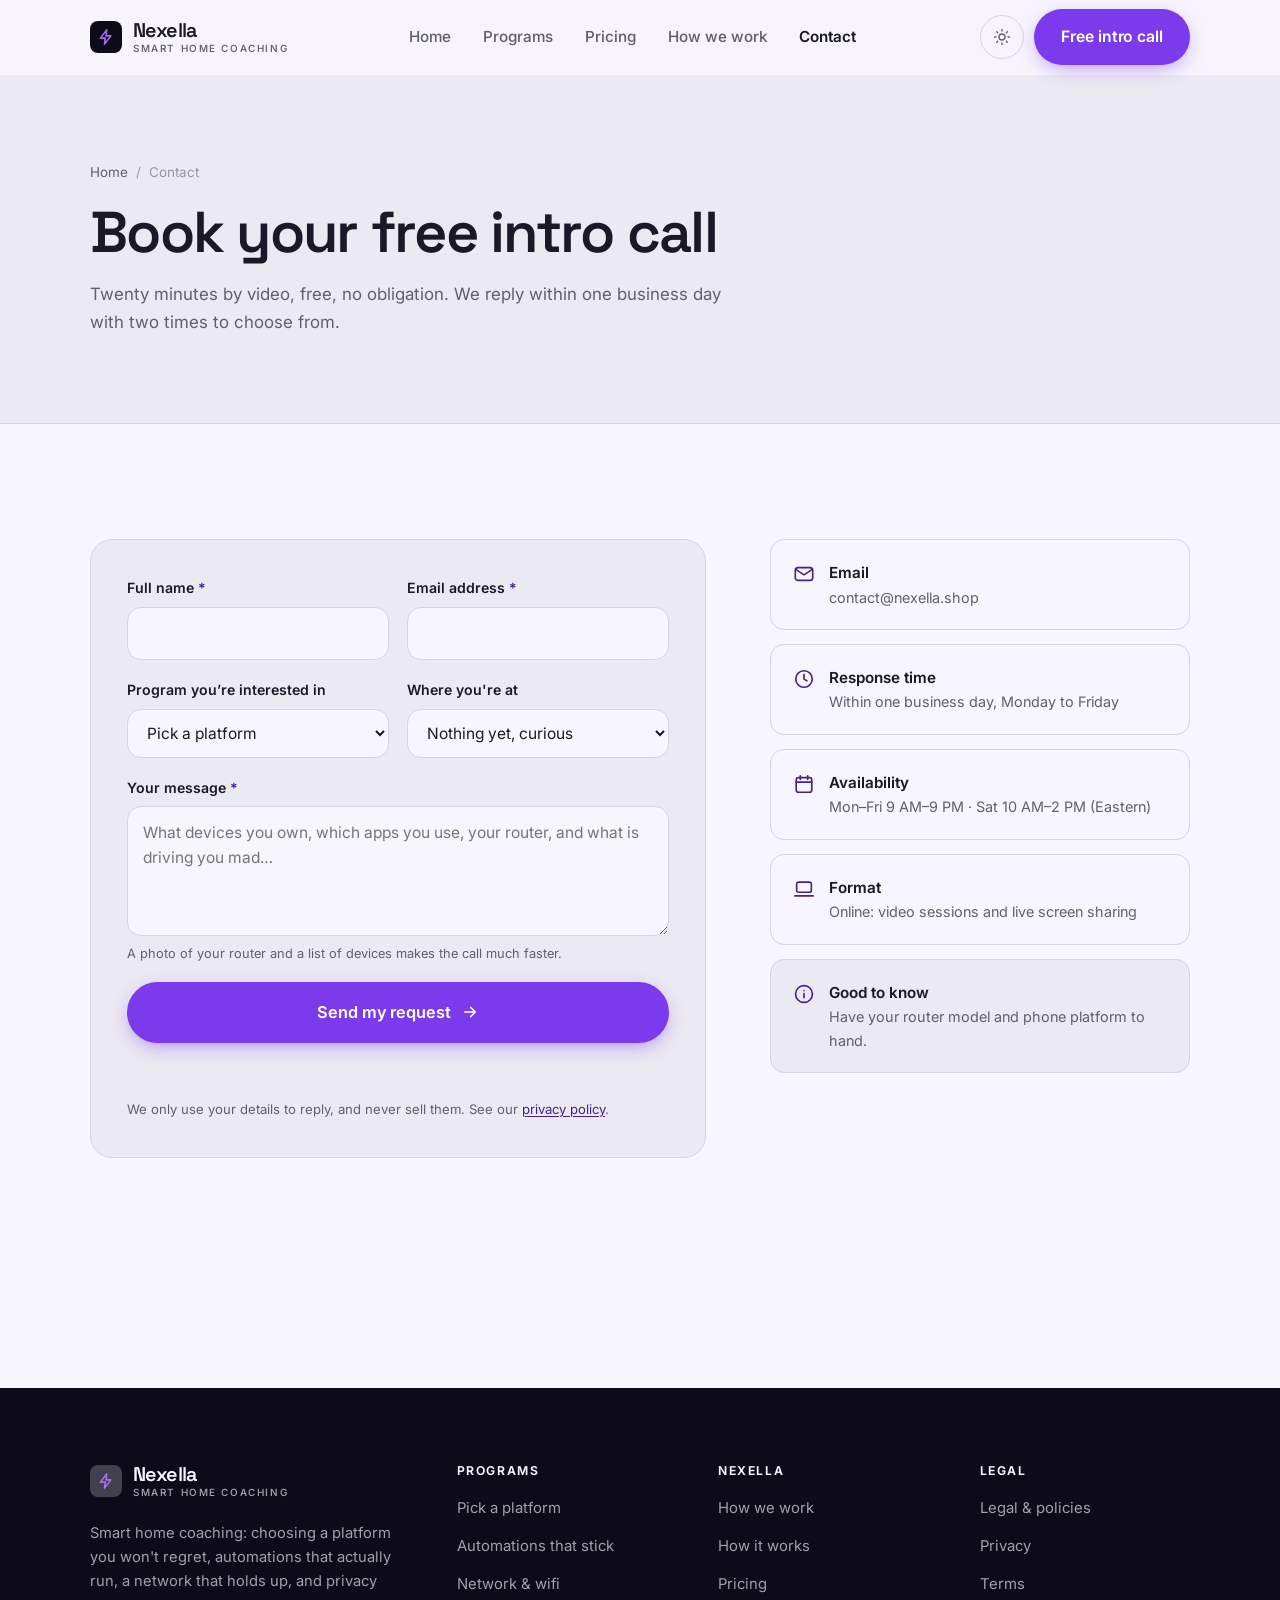
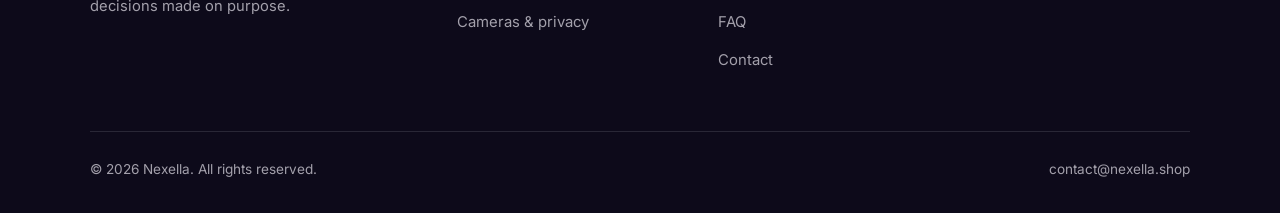
<file: contact.html>
<!DOCTYPE html>
<html lang="en" class="no-js">
<head>
<meta charset="utf-8">
<meta name="viewport" content="width=device-width, initial-scale=1">
<title>Contact — Nexella</title>
<meta name="description" content="Book your free 20-minute intro call. We reply within one business day.">
<link rel="canonical" href="https://nexella.shop/contact.html">

<meta property="og:type" content="website">
<meta property="og:url" content="https://nexella.shop/contact.html">
<meta property="og:site_name" content="Nexella">
<meta property="og:locale" content="en_US">
<meta property="og:title" content="Contact — Nexella">
<meta property="og:description" content="Book your free 20-minute intro call. We reply within one business day.">
<meta name="theme-color" content="#0d0a1a">

<link rel="icon" href="assets/img/favicon.svg" type="image/svg+xml">
<link rel="preconnect" href="https://fonts.googleapis.com">
<link rel="preconnect" href="https://fonts.gstatic.com" crossorigin>
<link rel="stylesheet" href="https://fonts.googleapis.com/css2?family=Space+Grotesk:wght@400..700&family=Inter:wght@400..700&display=swap">
<link rel="stylesheet" href="assets/css/style.css">

<!-- Thème appliqué avant le premier rendu (évite le flash) -->
<script>
document.documentElement.classList.remove('no-js');
(function(){try{var t=localStorage.getItem('site-theme');if(t){document.documentElement.setAttribute('data-theme',t);}}catch(e){}})();
</script>
</head>

<body>
<a class="skip-link" href="#main">Skip to main content</a>

<header class="site-header">
  <nav class="wrap nav" aria-label="Main navigation">
    <a class="brand" href="index.html">
      <svg class="brand__mark" viewBox="0 0 64 64" aria-hidden="true">
        <rect class="bm-bg" width="64" height="64" rx="16"/>
        <g class="bm-ic" transform="translate(14 14) scale(1.5)" fill="none" stroke-width="2.1" stroke-linecap="round" stroke-linejoin="round"><path d="M13 2.5 4.5 13.5H11l-1 8 8.5-11H12z"/></g>
      </svg>
      <span>Nexella<span class="brand__sub">Smart home coaching</span></span>
    </a>

    <ul class="nav__links" id="nav-links">
      <li><a href="index.html">Home</a></li>
      <li><a href="programs.html">Programs</a></li>
      <li><a href="index.html#pricing">Pricing</a></li>
      <li><a href="about.html">How we work</a></li>
      <li><a href="contact.html" aria-current="page">Contact</a></li>
      <li><a class="btn btn--primary" href="contact.html">Free intro call</a></li>
    </ul>

    <div class="nav__cta">
      <button class="theme-toggle" type="button" aria-label="Switch to dark theme">
        <svg class="icon-sun" viewBox="0 0 24 24" fill="none" stroke="currentColor" stroke-width="1.8" stroke-linecap="round" aria-hidden="true"><circle cx="12" cy="12" r="4"/><path d="M12 2v2m0 16v2M2 12h2m16 0h2M4.9 4.9l1.4 1.4m11.4 11.4 1.4 1.4M19.1 4.9l-1.4 1.4M6.3 17.7l-1.4 1.4"/></svg>
        <svg class="icon-moon" viewBox="0 0 24 24" fill="none" stroke="currentColor" stroke-width="1.8" stroke-linecap="round" stroke-linejoin="round" aria-hidden="true"><path d="M21 12.8A9 9 0 1 1 11.2 3a7 7 0 0 0 9.8 9.8z"/></svg>
      </button>
      <a class="btn btn--primary" href="contact.html">Free intro call</a>
      <button class="nav__toggle" type="button" aria-expanded="false" aria-controls="nav-links" aria-label="Open menu">
        <svg class="icon-open" viewBox="0 0 24 24" fill="none" stroke="currentColor" stroke-width="2" stroke-linecap="round" aria-hidden="true"><path d="M3 6h18M3 12h18M3 18h18"/></svg>
        <svg class="icon-close" viewBox="0 0 24 24" fill="none" stroke="currentColor" stroke-width="2" stroke-linecap="round" aria-hidden="true"><path d="M6 6l12 12M18 6L6 18"/></svg>
      </button>
    </div>
  </nav>
</header>

<main id="main">

<section class="page-head">
  <div class="wrap">
    <nav class="breadcrumb" aria-label="Breadcrumb">
      <a href="index.html">Home</a><span>/</span><span aria-current="page">Contact</span>
    </nav>
    <h1>Book your free intro call</h1>
    <p>Twenty minutes by video, free, no obligation. We reply within one business day with two times to choose from.</p>
  </div>
</section>

<section class="section wrap">
  <div class="form-layout">

    <!--
      FORM: the action attribute holds a placeholder id. Create a free form at
      https://formspree.io and replace VOTRE_ID_FORMSPREE. Until then, the button
      opens the visitor's email app with a pre-filled message to contact@nexella.shop.
    -->
    <form class="form" id="contact-form" action="https://formspree.io/f/VOTRE_ID_FORMSPREE" method="POST"
          data-email="contact@nexella.shop" data-subject="Intro call request"
          data-msg-mail="Your email app will open with the message ready to send." data-msg-sending="Sending…"
          data-msg-ok="Thanks! Your message is on its way. We reply within one business day." data-msg-err="Sending failed. Please email us directly at">
      <div class="form__row">
        <div class="field">
          <label for="nom">Full name <span class="req" aria-hidden="true">*</span></label>
          <input type="text" id="nom" name="nom" autocomplete="name" required>
        </div>
        <div class="field">
          <label for="email">Email address <span class="req" aria-hidden="true">*</span></label>
          <input type="email" id="email" name="email" autocomplete="email" required>
        </div>
      </div>

      <div class="form__row">
        <div class="field">
          <label for="programme">Program you’re interested in</label>
          <select id="programme" name="programme">
            <option>Pick a platform</option>
            <option>Automations that stick</option>
            <option>Network &amp; wifi</option>
            <option>Cameras &amp; privacy</option>
            <option>Not sure yet</option>
          </select>
        </div>
        <div class="field">
          <label for="niveau">Where you're at</label>
          <select id="niveau" name="niveau">
            <option>Nothing yet, curious</option>
            <option>A few devices, no system</option>
            <option>Lots of kit, a mess</option>
            <option>Building or moving</option>
          </select>
        </div>
      </div>

      <div class="field">
        <label for="message">Your message <span class="req" aria-hidden="true">*</span></label>
        <textarea id="message" name="message" required placeholder="What devices you own, which apps you use, your router, and what is driving you mad…"></textarea>
        <span class="field__hint">A photo of your router and a list of devices makes the call much faster.</span>
      </div>

      <!-- Bot trap: hidden from humans -->
      <div class="visually-hidden" aria-hidden="true">
        <label for="site-web">Leave this field empty</label>
        <input type="text" id="site-web" name="_gotcha" tabindex="-1" autocomplete="off">
      </div>

      <button class="btn btn--primary btn--lg" type="submit">Send my request <svg viewBox="0 0 24 24" fill="none" stroke="currentColor" stroke-width="2.2" stroke-linecap="round" stroke-linejoin="round" aria-hidden="true"><path d="M5 12h14M13 6l6 6-6 6"/></svg></button>

      <p id="form-status" class="form__status" role="status" aria-live="polite"></p>

      <p class="form__note">
        We only use your details to reply, and never sell them. See our <a href="legal.html#privacy">privacy policy</a>.
      </p>
    </form>

    <aside class="contact-aside">
      <div class="contact-card">
        <svg viewBox="0 0 24 24" fill="none" stroke="currentColor" stroke-width="1.8" stroke-linecap="round" stroke-linejoin="round" aria-hidden="true"><rect x="2.5" y="5" width="19" height="14" rx="3"/><path d="M3 7l9 6 9-6"/></svg>
        <div><b>Email</b><a href="mailto:contact@nexella.shop">contact@nexella.shop</a></div>
      </div>
      <div class="contact-card">
        <svg viewBox="0 0 24 24" fill="none" stroke="currentColor" stroke-width="1.8" stroke-linecap="round" stroke-linejoin="round" aria-hidden="true"><circle cx="12" cy="12" r="9"/><path d="M12 7v5l3.2 2"/></svg>
        <div><b>Response time</b><span>Within one business day, Monday to Friday</span></div>
      </div>
      <div class="contact-card">
        <svg viewBox="0 0 24 24" fill="none" stroke="currentColor" stroke-width="1.8" stroke-linecap="round" stroke-linejoin="round" aria-hidden="true"><rect x="3.5" y="5" width="17" height="16" rx="2.5"/><path d="M8 3v4M16 3v4M3.5 10h17"/></svg>
        <div><b>Availability</b><span>Mon–Fri 9 AM–9 PM · Sat 10 AM–2 PM (Eastern)</span></div>
      </div>
      <div class="contact-card">
        <svg viewBox="0 0 24 24" fill="none" stroke="currentColor" stroke-width="1.8" stroke-linecap="round" stroke-linejoin="round" aria-hidden="true"><rect x="4" y="4.5" width="16" height="11" rx="2"/><path d="M2 19.5h20"/></svg>
        <div><b>Format</b><span>Online: video sessions and live screen sharing</span></div>
      </div>
      <div class="contact-card contact-card--soft">
        <svg viewBox="0 0 24 24" fill="none" stroke="currentColor" stroke-width="1.8" stroke-linecap="round" stroke-linejoin="round" aria-hidden="true"><circle cx="12" cy="12" r="9.2"/><path d="M12 16v-4.5M12 8.2v.1"/></svg>
        <div><b>Good to know</b><span>Have your router model and phone platform to hand.</span></div>
      </div>
    </aside>

  </div>
</section>

</main>

<footer class="site-footer">
  <div class="wrap">
    <div class="footer__grid">
      <div class="footer__brand">
        <a class="brand" href="index.html">
          <svg class="brand__mark" viewBox="0 0 64 64" aria-hidden="true">
        <rect class="bm-bg" width="64" height="64" rx="16"/>
        <g class="bm-ic" transform="translate(14 14) scale(1.5)" fill="none" stroke-width="2.1" stroke-linecap="round" stroke-linejoin="round"><path d="M13 2.5 4.5 13.5H11l-1 8 8.5-11H12z"/></g>
      </svg>
          <span>Nexella<span class="brand__sub">Smart home coaching</span></span>
        </a>
        <p>Smart home coaching: choosing a platform you won't regret, automations that actually run, a network that holds up, and privacy decisions made on purpose.</p>
      </div>

      <div class="footer__col">
        <h4>Programs</h4>
        <ul>
          <li><a href="programs.html#platform">Pick a platform</a></li>
          <li><a href="programs.html#automations">Automations that stick</a></li>
          <li><a href="programs.html#network">Network &amp; wifi</a></li>
          <li><a href="programs.html#privacy">Cameras &amp; privacy</a></li>
        </ul>
      </div>

      <div class="footer__col">
        <h4>Nexella</h4>
        <ul>
          <li><a href="about.html">How we work</a></li>
          <li><a href="index.html#how-it-works">How it works</a></li>
          <li><a href="index.html#pricing">Pricing</a></li>
          <li><a href="index.html#faq">FAQ</a></li>
          <li><a href="contact.html">Contact</a></li>
        </ul>
      </div>

      <div class="footer__col">
        <h4>Legal</h4>
        <ul>
          <li><a href="legal.html">Legal &amp; policies</a></li>
          <li><a href="legal.html#privacy">Privacy</a></li>
          <li><a href="legal.html#terms">Terms</a></li>
        </ul>
      </div>
    </div>

    <div class="footer__bottom">
      <p>© <span data-year>2026</span> Nexella. All rights reserved.</p>
      <p><a href="mailto:contact@nexella.shop">contact@nexella.shop</a></p>
    </div>
  </div>
</footer>

<script src="assets/js/main.js" defer></script>
</body>
</html>
</file>
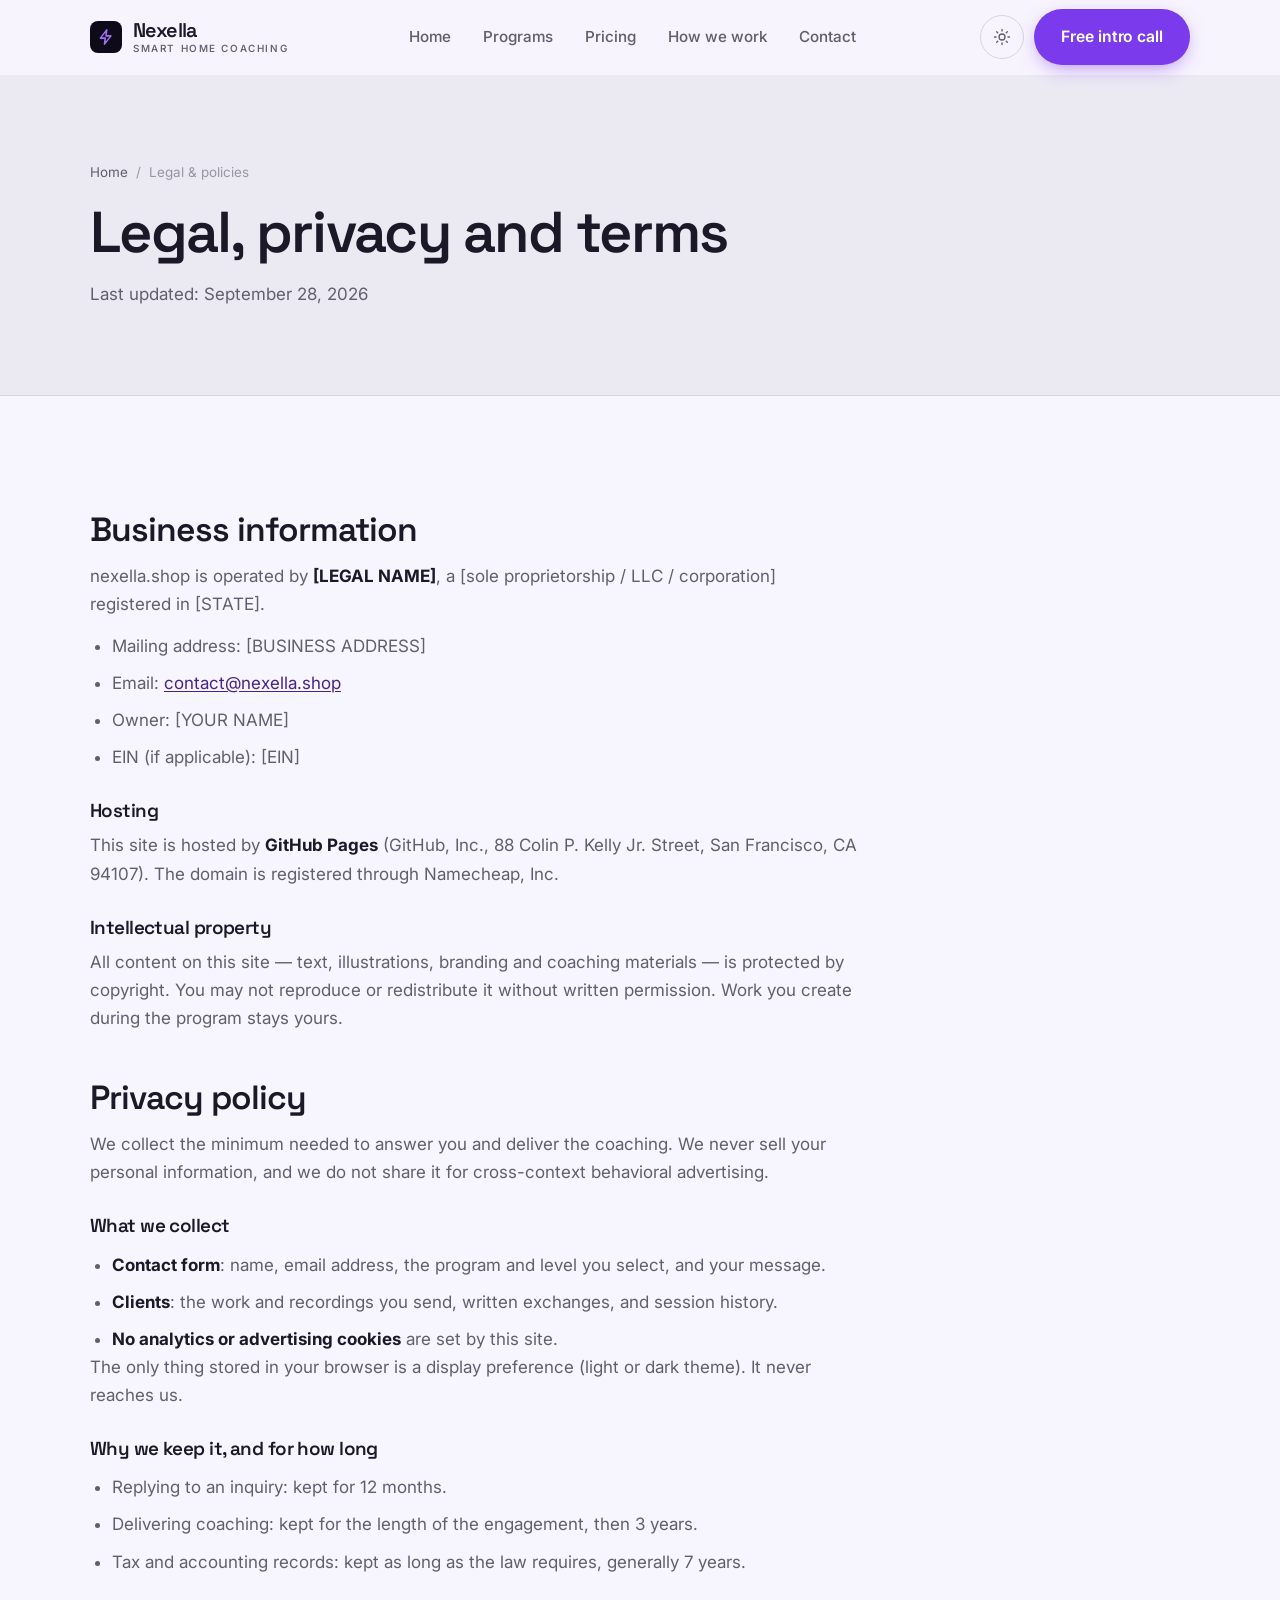
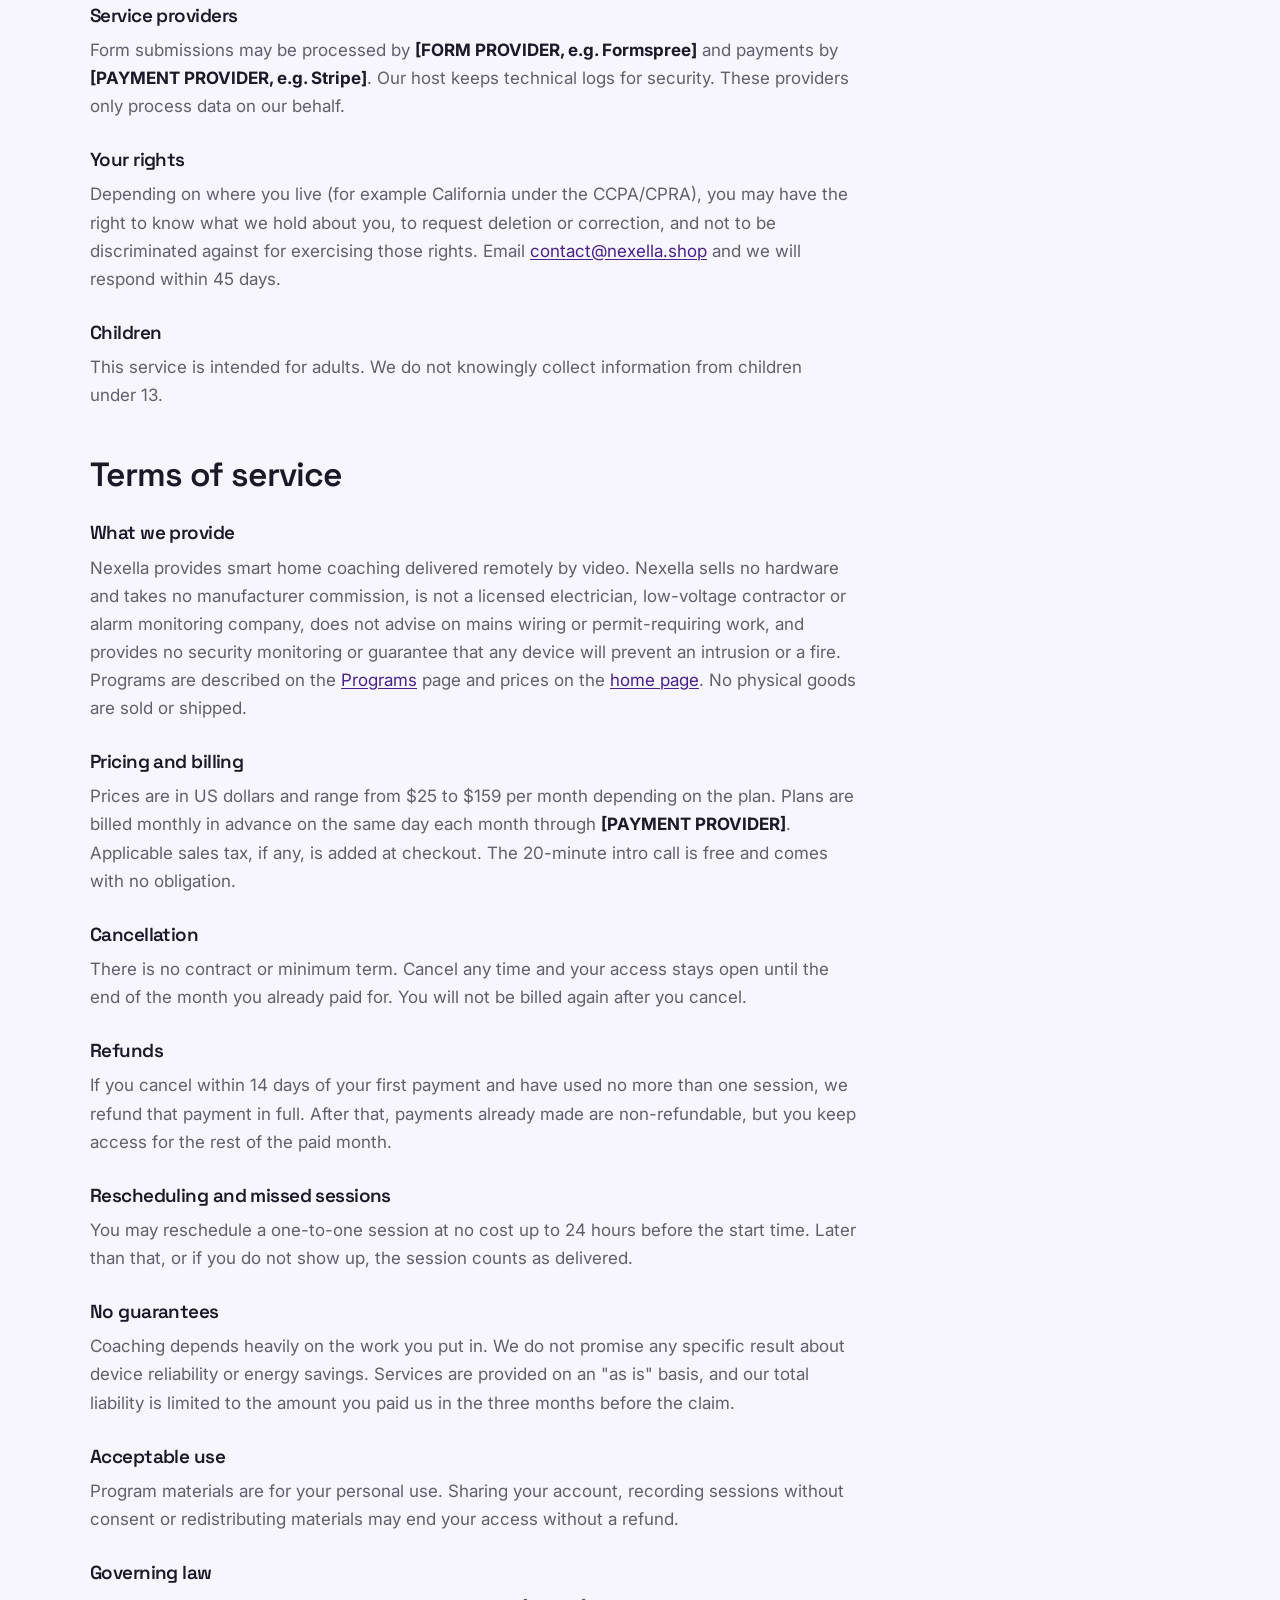
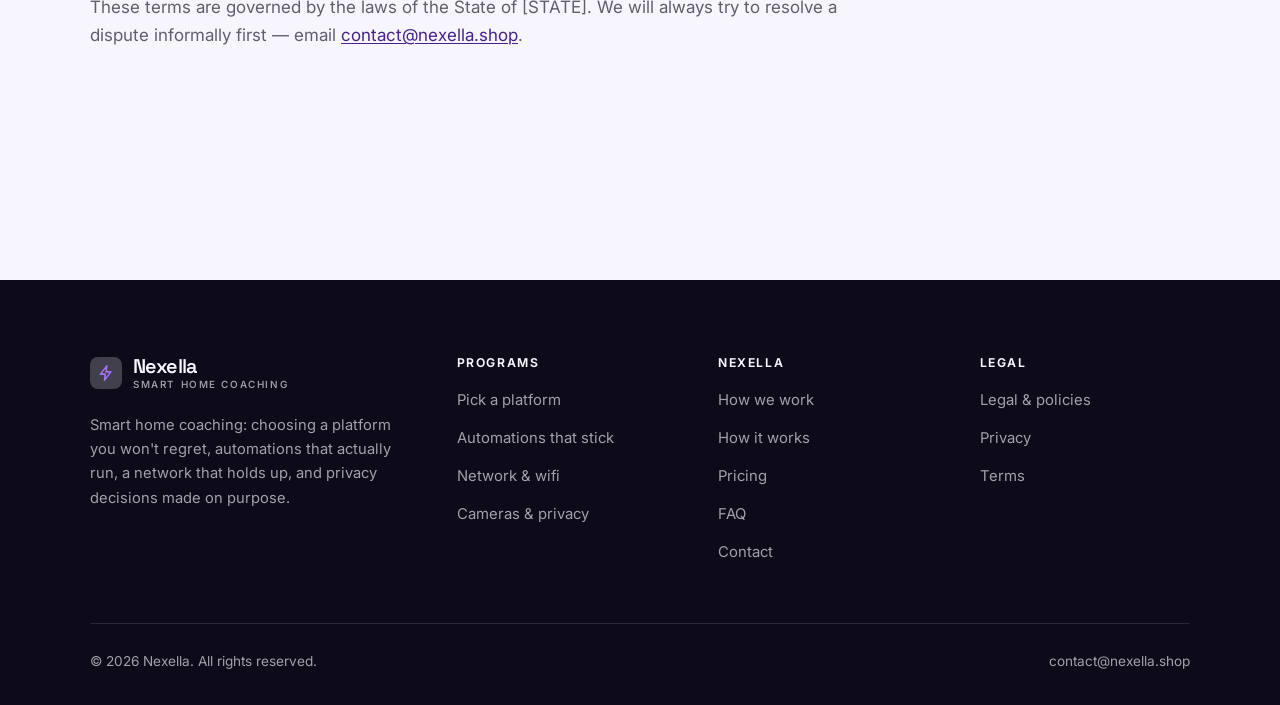
<file: legal.html>
<!DOCTYPE html>
<html lang="en" class="no-js">
<head>
<meta charset="utf-8">
<meta name="viewport" content="width=device-width, initial-scale=1">
<title>Legal, privacy and terms — Nexella</title>
<meta name="description" content="Business information, privacy policy and terms of service for Nexella.">
<meta name="robots" content="noindex">

<meta property="og:type" content="website">
<meta property="og:url" content="https://nexella.shop/legal.html">
<meta property="og:site_name" content="Nexella">
<meta property="og:locale" content="en_US">
<meta property="og:title" content="Legal, privacy and terms — Nexella">
<meta property="og:description" content="Business information, privacy policy and terms of service for Nexella.">
<meta name="theme-color" content="#0d0a1a">

<link rel="icon" href="assets/img/favicon.svg" type="image/svg+xml">
<link rel="preconnect" href="https://fonts.googleapis.com">
<link rel="preconnect" href="https://fonts.gstatic.com" crossorigin>
<link rel="stylesheet" href="https://fonts.googleapis.com/css2?family=Space+Grotesk:wght@400..700&family=Inter:wght@400..700&display=swap">
<link rel="stylesheet" href="assets/css/style.css">

<!-- Thème appliqué avant le premier rendu (évite le flash) -->
<script>
document.documentElement.classList.remove('no-js');
(function(){try{var t=localStorage.getItem('site-theme');if(t){document.documentElement.setAttribute('data-theme',t);}}catch(e){}})();
</script>
</head>

<body>
<a class="skip-link" href="#main">Skip to main content</a>

<header class="site-header">
  <nav class="wrap nav" aria-label="Main navigation">
    <a class="brand" href="index.html">
      <svg class="brand__mark" viewBox="0 0 64 64" aria-hidden="true">
        <rect class="bm-bg" width="64" height="64" rx="16"/>
        <g class="bm-ic" transform="translate(14 14) scale(1.5)" fill="none" stroke-width="2.1" stroke-linecap="round" stroke-linejoin="round"><path d="M13 2.5 4.5 13.5H11l-1 8 8.5-11H12z"/></g>
      </svg>
      <span>Nexella<span class="brand__sub">Smart home coaching</span></span>
    </a>

    <ul class="nav__links" id="nav-links">
      <li><a href="index.html">Home</a></li>
      <li><a href="programs.html">Programs</a></li>
      <li><a href="index.html#pricing">Pricing</a></li>
      <li><a href="about.html">How we work</a></li>
      <li><a href="contact.html">Contact</a></li>
      <li><a class="btn btn--primary" href="contact.html">Free intro call</a></li>
    </ul>

    <div class="nav__cta">
      <button class="theme-toggle" type="button" aria-label="Switch to dark theme">
        <svg class="icon-sun" viewBox="0 0 24 24" fill="none" stroke="currentColor" stroke-width="1.8" stroke-linecap="round" aria-hidden="true"><circle cx="12" cy="12" r="4"/><path d="M12 2v2m0 16v2M2 12h2m16 0h2M4.9 4.9l1.4 1.4m11.4 11.4 1.4 1.4M19.1 4.9l-1.4 1.4M6.3 17.7l-1.4 1.4"/></svg>
        <svg class="icon-moon" viewBox="0 0 24 24" fill="none" stroke="currentColor" stroke-width="1.8" stroke-linecap="round" stroke-linejoin="round" aria-hidden="true"><path d="M21 12.8A9 9 0 1 1 11.2 3a7 7 0 0 0 9.8 9.8z"/></svg>
      </button>
      <a class="btn btn--primary" href="contact.html">Free intro call</a>
      <button class="nav__toggle" type="button" aria-expanded="false" aria-controls="nav-links" aria-label="Open menu">
        <svg class="icon-open" viewBox="0 0 24 24" fill="none" stroke="currentColor" stroke-width="2" stroke-linecap="round" aria-hidden="true"><path d="M3 6h18M3 12h18M3 18h18"/></svg>
        <svg class="icon-close" viewBox="0 0 24 24" fill="none" stroke="currentColor" stroke-width="2" stroke-linecap="round" aria-hidden="true"><path d="M6 6l12 12M18 6L6 18"/></svg>
      </button>
    </div>
  </nav>
</header>

<main id="main">

<section class="page-head">
  <div class="wrap">
    <nav class="breadcrumb" aria-label="Breadcrumb">
      <a href="index.html">Home</a><span>/</span><span aria-current="page">Legal &amp; policies</span>
    </nav>
    <h1>Legal, privacy and terms</h1>
    <p>Last updated: <time datetime="2026-09-28">September 28, 2026</time></p>
  </div>
</section>

<section class="section wrap">
  <div class="prose">

    <!--
      TO DO: this is a skeleton, not legal advice. Replace every [BRACKET] with
      your real details before selling, and have a lawyer review it if you can.
      Consumer protection rules differ by state.
    -->

    <h2 id="business">Business information</h2>
    <p>
      nexella.shop is operated by <strong>[LEGAL NAME]</strong>, a [sole proprietorship / LLC / corporation]
      registered in [STATE].
    </p>
    <ul>
      <li>Mailing address: [BUSINESS ADDRESS]</li>
      <li>Email: <a href="mailto:contact@nexella.shop">contact@nexella.shop</a></li>
      <li>Owner: [YOUR NAME]</li>
      <li>EIN (if applicable): [EIN]</li>
    </ul>

    <h3>Hosting</h3>
    <p>
      This site is hosted by <strong>GitHub Pages</strong> (GitHub, Inc., 88 Colin P. Kelly Jr. Street,
      San Francisco, CA 94107). The domain is registered through Namecheap, Inc.
    </p>

    <h3>Intellectual property</h3>
    <p>
      All content on this site — text, illustrations, branding and coaching materials — is protected by
      copyright. You may not reproduce or redistribute it without written permission. Work you create during
      the program stays yours.
    </p>

    <h2 id="privacy">Privacy policy</h2>
    <p>
      We collect the minimum needed to answer you and deliver the coaching. We never sell your personal
      information, and we do not share it for cross-context behavioral advertising.
    </p>
    <h3>What we collect</h3>
    <ul>
      <li><strong>Contact form</strong>: name, email address, the program and level you select, and your message.</li>
      <li><strong>Clients</strong>: the work and recordings you send, written exchanges, and session history.</li>
      <li><strong>No analytics or advertising cookies</strong> are set by this site.</li>
    </ul>
    <p>
      The only thing stored in your browser is a display preference (light or dark theme). It never reaches us.
    </p>
    <h3>Why we keep it, and for how long</h3>
    <ul>
      <li>Replying to an inquiry: kept for 12 months.</li>
      <li>Delivering coaching: kept for the length of the engagement, then 3 years.</li>
      <li>Tax and accounting records: kept as long as the law requires, generally 7 years.</li>
    </ul>
    <h3>Service providers</h3>
    <p>
      Form submissions may be processed by <strong>[FORM PROVIDER, e.g. Formspree]</strong> and payments by
      <strong>[PAYMENT PROVIDER, e.g. Stripe]</strong>. Our host keeps technical logs for security. These
      providers only process data on our behalf.
    </p>
    <h3>Your rights</h3>
    <p>
      Depending on where you live (for example California under the CCPA/CPRA), you may have the right to
      know what we hold about you, to request deletion or correction, and not to be discriminated against for
      exercising those rights. Email <a href="mailto:contact@nexella.shop">contact@nexella.shop</a> and we will respond within 45 days.
    </p>
    <h3>Children</h3>
    <p>
      This service is intended for adults. We do not knowingly collect information from children under 13.
    </p>

    <h2 id="terms">Terms of service</h2>
    <h3>What we provide</h3>
    <p>
      Nexella provides smart home coaching delivered remotely by video. Nexella sells no hardware and takes no manufacturer commission, is not a licensed electrician, low-voltage contractor or alarm monitoring company, does not advise on mains wiring or permit-requiring work, and provides no security monitoring or guarantee that any device will prevent an intrusion or a fire. Programs are described on the
      <a href="programs.html">Programs</a> page and prices on the <a href="index.html#pricing">home page</a>.
      No physical goods are sold or shipped.
    </p>
    <h3>Pricing and billing</h3>
    <p>
      Prices are in US dollars and range from $25 to $159 per month
      depending on the plan. Plans are billed monthly in advance on the same day each month through
      <strong>[PAYMENT PROVIDER]</strong>. Applicable sales tax, if any, is added at checkout.
      The 20-minute intro call is free and comes with no obligation.
    </p>
    <h3>Cancellation</h3>
    <p>
      There is no contract or minimum term. Cancel any time and your access stays open until the end of the
      month you already paid for. You will not be billed again after you cancel.
    </p>
    <h3>Refunds</h3>
    <p>
      If you cancel within 14 days of your first payment and have used no more than one session, we refund
      that payment in full. After that, payments already made are non-refundable, but you keep access for the
      rest of the paid month.
    </p>
    <h3>Rescheduling and missed sessions</h3>
    <p>
      You may reschedule a one-to-one session at no cost up to 24 hours before the start time. Later than
      that, or if you do not show up, the session counts as delivered.
    </p>
    <h3>No guarantees</h3>
    <p>
      Coaching depends heavily on the work you put in. We do not promise any specific result
      about device reliability or energy savings. Services are provided on an "as is" basis, and our total
      liability is limited to the amount you paid us in the three months before the claim.
    </p>
    <h3>Acceptable use</h3>
    <p>
      Program materials are for your personal use. Sharing your account, recording sessions without consent
      or redistributing materials may end your access without a refund.
    </p>
    <h3>Governing law</h3>
    <p>
      These terms are governed by the laws of the State of [STATE]. We will always try to resolve a dispute
      informally first — email <a href="mailto:contact@nexella.shop">contact@nexella.shop</a>.
    </p>

  </div>
</section>

</main>

<footer class="site-footer">
  <div class="wrap">
    <div class="footer__grid">
      <div class="footer__brand">
        <a class="brand" href="index.html">
          <svg class="brand__mark" viewBox="0 0 64 64" aria-hidden="true">
        <rect class="bm-bg" width="64" height="64" rx="16"/>
        <g class="bm-ic" transform="translate(14 14) scale(1.5)" fill="none" stroke-width="2.1" stroke-linecap="round" stroke-linejoin="round"><path d="M13 2.5 4.5 13.5H11l-1 8 8.5-11H12z"/></g>
      </svg>
          <span>Nexella<span class="brand__sub">Smart home coaching</span></span>
        </a>
        <p>Smart home coaching: choosing a platform you won't regret, automations that actually run, a network that holds up, and privacy decisions made on purpose.</p>
      </div>

      <div class="footer__col">
        <h4>Programs</h4>
        <ul>
          <li><a href="programs.html#platform">Pick a platform</a></li>
          <li><a href="programs.html#automations">Automations that stick</a></li>
          <li><a href="programs.html#network">Network &amp; wifi</a></li>
          <li><a href="programs.html#privacy">Cameras &amp; privacy</a></li>
        </ul>
      </div>

      <div class="footer__col">
        <h4>Nexella</h4>
        <ul>
          <li><a href="about.html">How we work</a></li>
          <li><a href="index.html#how-it-works">How it works</a></li>
          <li><a href="index.html#pricing">Pricing</a></li>
          <li><a href="index.html#faq">FAQ</a></li>
          <li><a href="contact.html">Contact</a></li>
        </ul>
      </div>

      <div class="footer__col">
        <h4>Legal</h4>
        <ul>
          <li><a href="legal.html">Legal &amp; policies</a></li>
          <li><a href="legal.html#privacy">Privacy</a></li>
          <li><a href="legal.html#terms">Terms</a></li>
        </ul>
      </div>
    </div>

    <div class="footer__bottom">
      <p>© <span data-year>2026</span> Nexella. All rights reserved.</p>
      <p><a href="mailto:contact@nexella.shop">contact@nexella.shop</a></p>
    </div>
  </div>
</footer>

<script src="assets/js/main.js" defer></script>
</body>
</html>
</file>
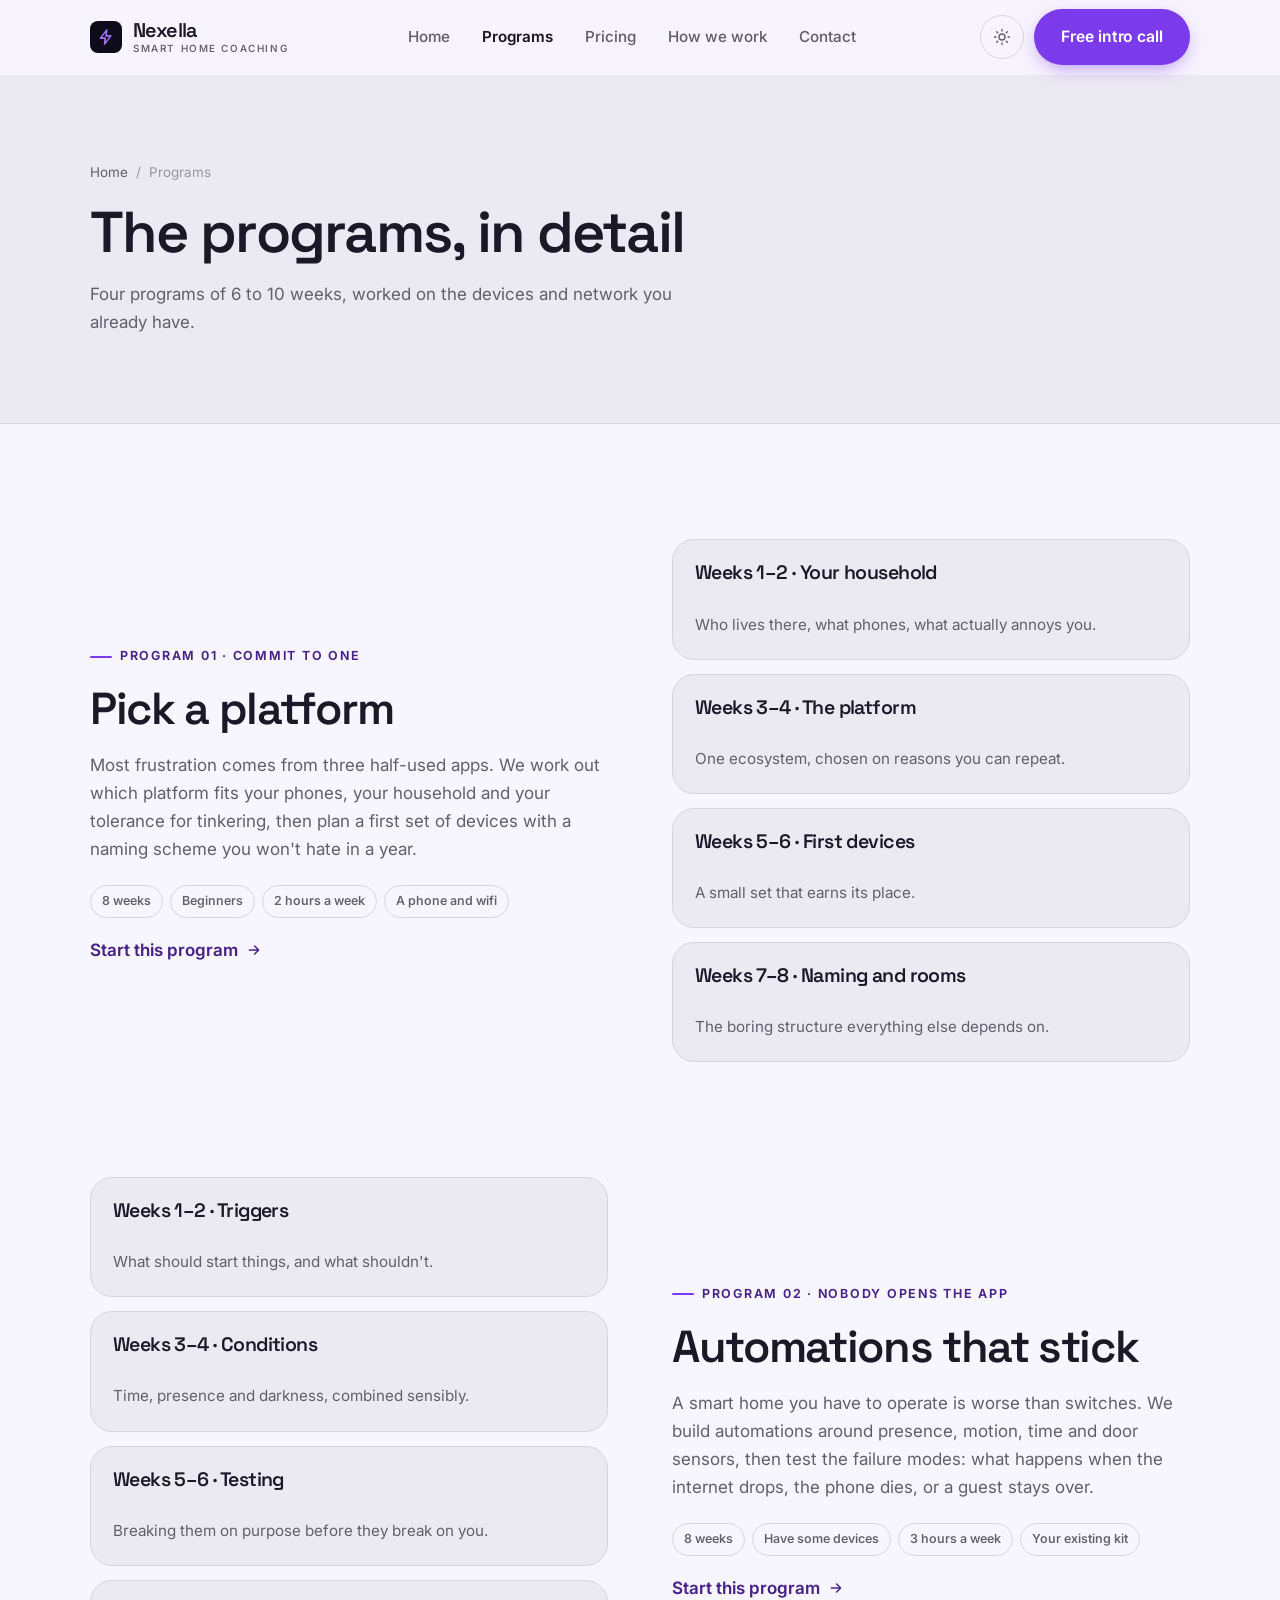
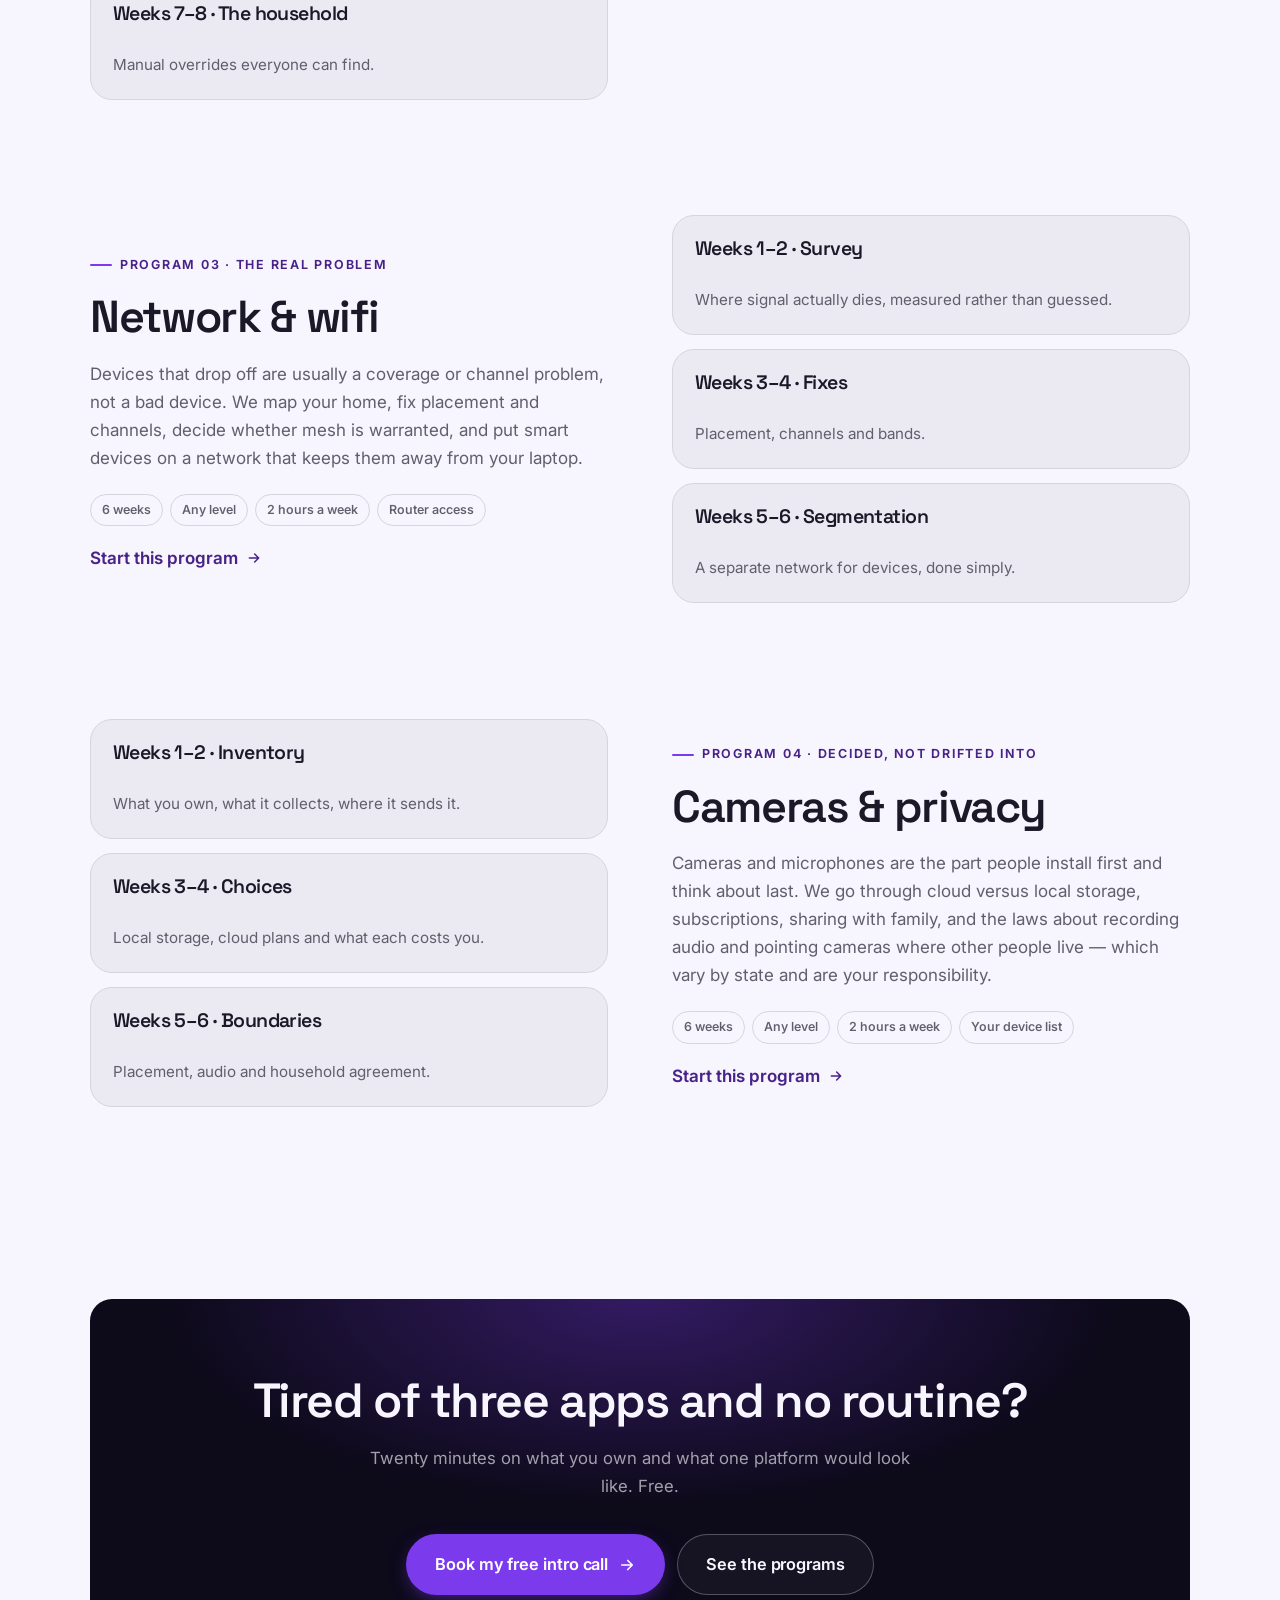
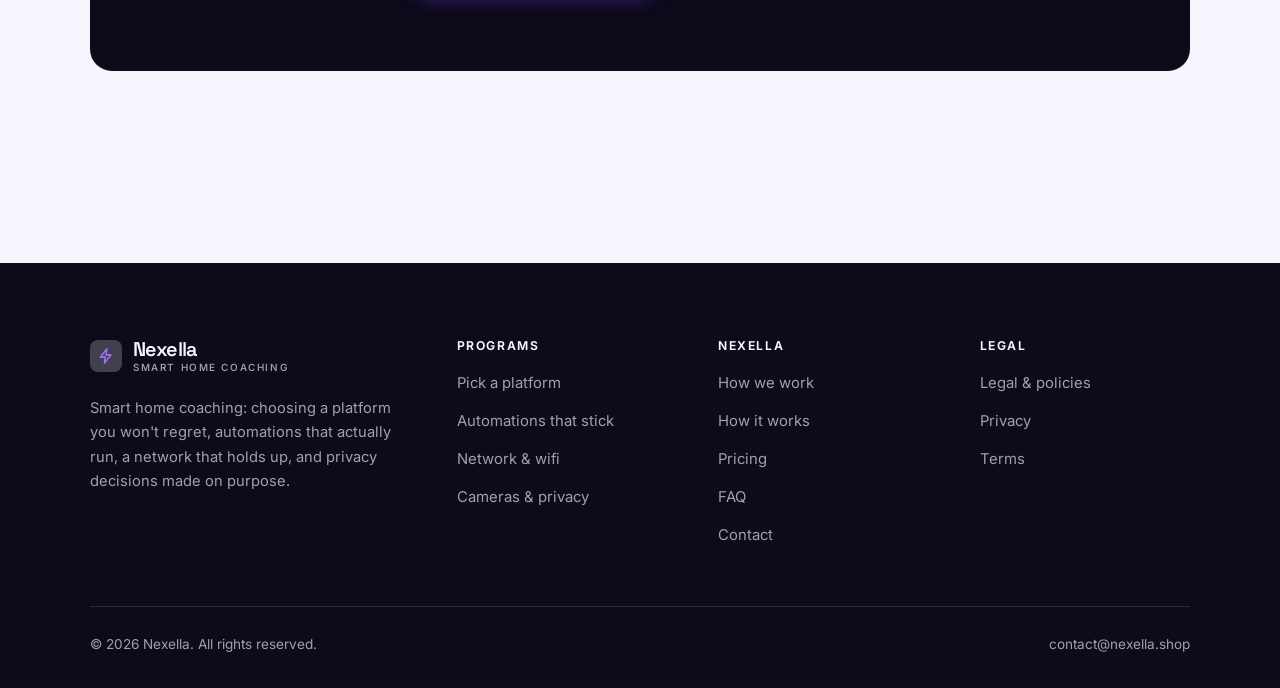
<file: programs.html>
<!DOCTYPE html>
<html lang="en" class="no-js">
<head>
<meta charset="utf-8">
<meta name="viewport" content="width=device-width, initial-scale=1">
<title>Programs — Nexella</title>
<meta name="description" content="Smart home coaching programs: choosing a platform, automations, home network and wifi, cameras and privacy.">
<link rel="canonical" href="https://nexella.shop/programs.html">

<meta property="og:type" content="website">
<meta property="og:url" content="https://nexella.shop/programs.html">
<meta property="og:site_name" content="Nexella">
<meta property="og:locale" content="en_US">
<meta property="og:title" content="Programs — Nexella">
<meta property="og:description" content="Smart home coaching programs: choosing a platform, automations, home network and wifi, cameras and privacy.">
<meta name="theme-color" content="#0d0a1a">

<link rel="icon" href="assets/img/favicon.svg" type="image/svg+xml">
<link rel="preconnect" href="https://fonts.googleapis.com">
<link rel="preconnect" href="https://fonts.gstatic.com" crossorigin>
<link rel="stylesheet" href="https://fonts.googleapis.com/css2?family=Space+Grotesk:wght@400..700&family=Inter:wght@400..700&display=swap">
<link rel="stylesheet" href="assets/css/style.css">

<!-- Thème appliqué avant le premier rendu (évite le flash) -->
<script>
document.documentElement.classList.remove('no-js');
(function(){try{var t=localStorage.getItem('site-theme');if(t){document.documentElement.setAttribute('data-theme',t);}}catch(e){}})();
</script>
</head>

<body>
<a class="skip-link" href="#main">Skip to main content</a>

<header class="site-header">
  <nav class="wrap nav" aria-label="Main navigation">
    <a class="brand" href="index.html">
      <svg class="brand__mark" viewBox="0 0 64 64" aria-hidden="true">
        <rect class="bm-bg" width="64" height="64" rx="16"/>
        <g class="bm-ic" transform="translate(14 14) scale(1.5)" fill="none" stroke-width="2.1" stroke-linecap="round" stroke-linejoin="round"><path d="M13 2.5 4.5 13.5H11l-1 8 8.5-11H12z"/></g>
      </svg>
      <span>Nexella<span class="brand__sub">Smart home coaching</span></span>
    </a>

    <ul class="nav__links" id="nav-links">
      <li><a href="index.html">Home</a></li>
      <li><a href="programs.html" aria-current="page">Programs</a></li>
      <li><a href="index.html#pricing">Pricing</a></li>
      <li><a href="about.html">How we work</a></li>
      <li><a href="contact.html">Contact</a></li>
      <li><a class="btn btn--primary" href="contact.html">Free intro call</a></li>
    </ul>

    <div class="nav__cta">
      <button class="theme-toggle" type="button" aria-label="Switch to dark theme">
        <svg class="icon-sun" viewBox="0 0 24 24" fill="none" stroke="currentColor" stroke-width="1.8" stroke-linecap="round" aria-hidden="true"><circle cx="12" cy="12" r="4"/><path d="M12 2v2m0 16v2M2 12h2m16 0h2M4.9 4.9l1.4 1.4m11.4 11.4 1.4 1.4M19.1 4.9l-1.4 1.4M6.3 17.7l-1.4 1.4"/></svg>
        <svg class="icon-moon" viewBox="0 0 24 24" fill="none" stroke="currentColor" stroke-width="1.8" stroke-linecap="round" stroke-linejoin="round" aria-hidden="true"><path d="M21 12.8A9 9 0 1 1 11.2 3a7 7 0 0 0 9.8 9.8z"/></svg>
      </button>
      <a class="btn btn--primary" href="contact.html">Free intro call</a>
      <button class="nav__toggle" type="button" aria-expanded="false" aria-controls="nav-links" aria-label="Open menu">
        <svg class="icon-open" viewBox="0 0 24 24" fill="none" stroke="currentColor" stroke-width="2" stroke-linecap="round" aria-hidden="true"><path d="M3 6h18M3 12h18M3 18h18"/></svg>
        <svg class="icon-close" viewBox="0 0 24 24" fill="none" stroke="currentColor" stroke-width="2" stroke-linecap="round" aria-hidden="true"><path d="M6 6l12 12M18 6L6 18"/></svg>
      </button>
    </div>
  </nav>
</header>

<main id="main">

<section class="page-head">
  <div class="wrap">
    <nav class="breadcrumb" aria-label="Breadcrumb">
      <a href="index.html">Home</a><span>/</span><span aria-current="page">Programs</span>
    </nav>
    <h1>The programs, in detail</h1>
    <p>Four programs of 6 to 10 weeks, worked on the devices and network you already have.</p>
  </div>
</section>

<section class="section wrap" id="platform">
  <div class="split reveal">
    <div>
      <span class="eyebrow">Program 01 · Commit to one</span>
      <h2>Pick a platform</h2>
      <p>Most frustration comes from three half-used apps. We work out which platform fits your phones, your household and your tolerance for tinkering, then plan a first set of devices with a naming scheme you won't hate in a year.</p>
      <ul class="tags"><li>8 weeks</li><li>Beginners</li><li>2 hours a week</li><li>A phone and wifi</li></ul>
      <p><a class="arrow-link" href="contact.html">Start this program <svg viewBox="0 0 24 24" fill="none" stroke="currentColor" stroke-width="2.2" stroke-linecap="round" stroke-linejoin="round" aria-hidden="true"><path d="M5 12h14M13 6l6 6-6 6"/></svg></a></p>
    </div>
    <div class="grid grid--2 grid--tight">
      <article class="card card--sm">
        <h3>Weeks 1–2 · Your household</h3>
        <p>Who lives there, what phones, what actually annoys you.</p>
      </article>
      <article class="card card--sm">
        <h3>Weeks 3–4 · The platform</h3>
        <p>One ecosystem, chosen on reasons you can repeat.</p>
      </article>
      <article class="card card--sm">
        <h3>Weeks 5–6 · First devices</h3>
        <p>A small set that earns its place.</p>
      </article>
      <article class="card card--sm">
        <h3>Weeks 7–8 · Naming and rooms</h3>
        <p>The boring structure everything else depends on.</p>
      </article>
    </div>
  </div>
</section>

<section class="section section--flush wrap" id="automations">
  <div class="split reveal">
    <div class="grid grid--2 grid--tight">
      <article class="card card--sm">
        <h3>Weeks 1–2 · Triggers</h3>
        <p>What should start things, and what shouldn't.</p>
      </article>
      <article class="card card--sm">
        <h3>Weeks 3–4 · Conditions</h3>
        <p>Time, presence and darkness, combined sensibly.</p>
      </article>
      <article class="card card--sm">
        <h3>Weeks 5–6 · Testing</h3>
        <p>Breaking them on purpose before they break on you.</p>
      </article>
      <article class="card card--sm">
        <h3>Weeks 7–8 · The household</h3>
        <p>Manual overrides everyone can find.</p>
      </article>
    </div>
    <div>
      <span class="eyebrow">Program 02 · Nobody opens the app</span>
      <h2>Automations that stick</h2>
      <p>A smart home you have to operate is worse than switches. We build automations around presence, motion, time and door sensors, then test the failure modes: what happens when the internet drops, the phone dies, or a guest stays over.</p>
      <ul class="tags"><li>8 weeks</li><li>Have some devices</li><li>3 hours a week</li><li>Your existing kit</li></ul>
      <p><a class="arrow-link" href="contact.html">Start this program <svg viewBox="0 0 24 24" fill="none" stroke="currentColor" stroke-width="2.2" stroke-linecap="round" stroke-linejoin="round" aria-hidden="true"><path d="M5 12h14M13 6l6 6-6 6"/></svg></a></p>
    </div>
  </div>
</section>

<section class="section section--flush wrap" id="network">
  <div class="split reveal">
    <div>
      <span class="eyebrow">Program 03 · The real problem</span>
      <h2>Network &amp; wifi</h2>
      <p>Devices that drop off are usually a coverage or channel problem, not a bad device. We map your home, fix placement and channels, decide whether mesh is warranted, and put smart devices on a network that keeps them away from your laptop.</p>
      <ul class="tags"><li>6 weeks</li><li>Any level</li><li>2 hours a week</li><li>Router access</li></ul>
      <p><a class="arrow-link" href="contact.html">Start this program <svg viewBox="0 0 24 24" fill="none" stroke="currentColor" stroke-width="2.2" stroke-linecap="round" stroke-linejoin="round" aria-hidden="true"><path d="M5 12h14M13 6l6 6-6 6"/></svg></a></p>
    </div>
    <div class="grid grid--2 grid--tight">
      <article class="card card--sm">
        <h3>Weeks 1–2 · Survey</h3>
        <p>Where signal actually dies, measured rather than guessed.</p>
      </article>
      <article class="card card--sm">
        <h3>Weeks 3–4 · Fixes</h3>
        <p>Placement, channels and bands.</p>
      </article>
      <article class="card card--sm">
        <h3>Weeks 5–6 · Segmentation</h3>
        <p>A separate network for devices, done simply.</p>
      </article>
    </div>
  </div>
</section>

<section class="section section--flush wrap" id="privacy">
  <div class="split reveal">
    <div class="grid grid--2 grid--tight">
      <article class="card card--sm">
        <h3>Weeks 1–2 · Inventory</h3>
        <p>What you own, what it collects, where it sends it.</p>
      </article>
      <article class="card card--sm">
        <h3>Weeks 3–4 · Choices</h3>
        <p>Local storage, cloud plans and what each costs you.</p>
      </article>
      <article class="card card--sm">
        <h3>Weeks 5–6 · Boundaries</h3>
        <p>Placement, audio and household agreement.</p>
      </article>
    </div>
    <div>
      <span class="eyebrow">Program 04 · Decided, not drifted into</span>
      <h2>Cameras &amp; privacy</h2>
      <p>Cameras and microphones are the part people install first and think about last. We go through cloud versus local storage, subscriptions, sharing with family, and the laws about recording audio and pointing cameras where other people live — which vary by state and are your responsibility.</p>
      <ul class="tags"><li>6 weeks</li><li>Any level</li><li>2 hours a week</li><li>Your device list</li></ul>
      <p><a class="arrow-link" href="contact.html">Start this program <svg viewBox="0 0 24 24" fill="none" stroke="currentColor" stroke-width="2.2" stroke-linecap="round" stroke-linejoin="round" aria-hidden="true"><path d="M5 12h14M13 6l6 6-6 6"/></svg></a></p>
    </div>
  </div>
</section>

<section class="wrap section--tight">
  <div class="cta-band reveal">
    <h2>Tired of three apps and no routine?</h2>
    <p>Twenty minutes on what you own and what one platform would look like. Free.</p>
    <div class="hero__actions">
      <a class="btn btn--primary btn--lg" href="contact.html">Book my free intro call <svg viewBox="0 0 24 24" fill="none" stroke="currentColor" stroke-width="2.2" stroke-linecap="round" stroke-linejoin="round" aria-hidden="true"><path d="M5 12h14M13 6l6 6-6 6"/></svg></a>
      <a class="btn btn--on-dark btn--lg" href="programs.html">See the programs</a>
    </div>
  </div>
</section>

</main>

<footer class="site-footer">
  <div class="wrap">
    <div class="footer__grid">
      <div class="footer__brand">
        <a class="brand" href="index.html">
          <svg class="brand__mark" viewBox="0 0 64 64" aria-hidden="true">
        <rect class="bm-bg" width="64" height="64" rx="16"/>
        <g class="bm-ic" transform="translate(14 14) scale(1.5)" fill="none" stroke-width="2.1" stroke-linecap="round" stroke-linejoin="round"><path d="M13 2.5 4.5 13.5H11l-1 8 8.5-11H12z"/></g>
      </svg>
          <span>Nexella<span class="brand__sub">Smart home coaching</span></span>
        </a>
        <p>Smart home coaching: choosing a platform you won't regret, automations that actually run, a network that holds up, and privacy decisions made on purpose.</p>
      </div>

      <div class="footer__col">
        <h4>Programs</h4>
        <ul>
          <li><a href="programs.html#platform">Pick a platform</a></li>
          <li><a href="programs.html#automations">Automations that stick</a></li>
          <li><a href="programs.html#network">Network &amp; wifi</a></li>
          <li><a href="programs.html#privacy">Cameras &amp; privacy</a></li>
        </ul>
      </div>

      <div class="footer__col">
        <h4>Nexella</h4>
        <ul>
          <li><a href="about.html">How we work</a></li>
          <li><a href="index.html#how-it-works">How it works</a></li>
          <li><a href="index.html#pricing">Pricing</a></li>
          <li><a href="index.html#faq">FAQ</a></li>
          <li><a href="contact.html">Contact</a></li>
        </ul>
      </div>

      <div class="footer__col">
        <h4>Legal</h4>
        <ul>
          <li><a href="legal.html">Legal &amp; policies</a></li>
          <li><a href="legal.html#privacy">Privacy</a></li>
          <li><a href="legal.html#terms">Terms</a></li>
        </ul>
      </div>
    </div>

    <div class="footer__bottom">
      <p>© <span data-year>2026</span> Nexella. All rights reserved.</p>
      <p><a href="mailto:contact@nexella.shop">contact@nexella.shop</a></p>
    </div>
  </div>
</footer>

<script src="assets/js/main.js" defer></script>
</body>
</html>
</file>
<file: assets/css/style.css>
/* Nexella — couleurs et polices de la marque.
   Modifier ces valeurs suffit à changer l'identité visuelle de tout le site. */
:root {
  --c-accent:    #7c3aed;
  --c-on-accent: #ffffff;
  --c-ink:       #0d0a1a;
  --c-paper:     #f7f5fd;

  --accent-ink-light: color-mix(in srgb, var(--c-accent) 58%, black);
  --accent-on-dark:   color-mix(in srgb, var(--c-accent) 72%, white);

  --font-display: "Space Grotesk", system-ui, -apple-system, "Segoe UI", sans-serif;
  --font-body: "Inter", system-ui, -apple-system, "Segoe UI", sans-serif;
  --display-weight: 600;
  --display-tracking: -.03em;
}

/* ==========================================================================
   Feuille de style commune aux sites de coaching
   Les couleurs de marque (--c-accent, --c-on-accent, --c-ink, --c-paper) et
   les polices sont définies juste au-dessus, par site. Tout le reste en dérive.
   ========================================================================== */

/* --------------------------------------------------------------------------
   1. Tokens dérivés
   -------------------------------------------------------------------------- */

:root {
  /* Thème clair */
  --paper:      var(--c-paper);
  --paper-2:    color-mix(in srgb, var(--c-paper) 95%, var(--c-ink));
  --paper-3:    color-mix(in srgb, var(--c-paper) 89%, var(--c-ink));
  --line:       color-mix(in srgb, var(--c-paper) 86%, var(--c-ink));
  --text:       color-mix(in srgb, var(--c-ink) 94%, var(--c-paper));
  --muted:      color-mix(in srgb, var(--c-ink) 64%, var(--c-paper));
  --accent:     var(--c-accent);
  --accent-600: color-mix(in srgb, var(--c-accent) 86%, black);
  --accent-ink: var(--accent-ink-light);
  --on-accent:  var(--c-on-accent);
  --ink:        var(--c-ink);
  --ink-soft:   color-mix(in srgb, var(--c-ink) 90%, white);
  --on-ink:     var(--c-paper);
  --on-ink-mut: color-mix(in srgb, var(--c-paper) 64%, var(--c-ink));
  --brand-bg:   var(--c-ink);

  /* Rayons */
  --r-sm: 8px;
  --r-md: 14px;
  --r-lg: 22px;
  --r-full: 999px;

  /* Ombres */
  --sh-1: 0 1px 2px rgba(0, 0, 0, .05), 0 2px 8px rgba(0, 0, 0, .04);
  --sh-2: 0 2px 4px rgba(0, 0, 0, .05), 0 12px 32px rgba(0, 0, 0, .09);
  --sh-3: 0 4px 8px rgba(0, 0, 0, .06), 0 24px 56px rgba(0, 0, 0, .14);

  /* Rythme */
  --gutter: clamp(16px, 4vw, 40px);
  --maxw: 1180px;
  --section-y: clamp(64px, 9vw, 124px);

  --ease: cubic-bezier(.22, .61, .36, 1);
}

/* Thème sombre — suit le système, sauf si l'utilisateur a choisi « clair » */
@media (prefers-color-scheme: dark) {
  :root:not([data-theme="light"]) {
    --paper:      var(--c-ink);
    --paper-2:    color-mix(in srgb, var(--c-ink) 92%, white);
    --paper-3:    color-mix(in srgb, var(--c-ink) 86%, white);
    --line:       color-mix(in srgb, var(--c-ink) 80%, white);
    --text:       color-mix(in srgb, var(--c-paper) 94%, var(--c-ink));
    --muted:      color-mix(in srgb, var(--c-paper) 66%, var(--c-ink));
    --accent-ink: var(--accent-on-dark);
    --ink:        color-mix(in srgb, var(--c-ink) 72%, black);
    --brand-bg:   color-mix(in srgb, var(--c-ink) 80%, white);
    --sh-1: 0 1px 2px rgba(0, 0, 0, .4), 0 2px 8px rgba(0, 0, 0, .3);
    --sh-2: 0 2px 4px rgba(0, 0, 0, .4), 0 12px 32px rgba(0, 0, 0, .45);
    --sh-3: 0 4px 8px rgba(0, 0, 0, .45), 0 24px 56px rgba(0, 0, 0, .55);
  }
}

/* Thème sombre — choix explicite */
:root[data-theme="dark"] {
  --paper:      var(--c-ink);
  --paper-2:    color-mix(in srgb, var(--c-ink) 92%, white);
  --paper-3:    color-mix(in srgb, var(--c-ink) 86%, white);
  --line:       color-mix(in srgb, var(--c-ink) 80%, white);
  --text:       color-mix(in srgb, var(--c-paper) 94%, var(--c-ink));
  --muted:      color-mix(in srgb, var(--c-paper) 66%, var(--c-ink));
  --accent-ink: var(--accent-on-dark);
  --ink:        color-mix(in srgb, var(--c-ink) 72%, black);
  --brand-bg:   color-mix(in srgb, var(--c-ink) 80%, white);
  --sh-1: 0 1px 2px rgba(0, 0, 0, .4), 0 2px 8px rgba(0, 0, 0, .3);
  --sh-2: 0 2px 4px rgba(0, 0, 0, .4), 0 12px 32px rgba(0, 0, 0, .45);
  --sh-3: 0 4px 8px rgba(0, 0, 0, .45), 0 24px 56px rgba(0, 0, 0, .55);
}

/* --------------------------------------------------------------------------
   2. Reset / base
   -------------------------------------------------------------------------- */

*, *::before, *::after { box-sizing: border-box; }

* { margin: 0; }

html {
  -webkit-text-size-adjust: 100%;
  scroll-behavior: smooth;
  scroll-padding-top: 88px;
}

body {
  background: var(--paper);
  color: var(--text);
  font-family: var(--font-body);
  font-size: 17px;
  line-height: 1.65;
  -webkit-font-smoothing: antialiased;
  text-rendering: optimizeLegibility;
  overflow-x: hidden;
}

img, svg, video { display: block; max-width: 100%; height: auto; }

a { color: inherit; text-decoration: none; }

button, input, textarea, select { font: inherit; color: inherit; }

h1, h2, h3, h4 {
  font-family: var(--font-display);
  font-weight: var(--display-weight);
  line-height: 1.08;
  letter-spacing: var(--display-tracking);
  text-wrap: balance;
}

p { text-wrap: pretty; }

:focus-visible {
  outline: 3px solid var(--accent);
  outline-offset: 3px;
  border-radius: 4px;
}

::selection { background: var(--accent); color: var(--on-accent); }

/* --------------------------------------------------------------------------
   3. Utilitaires de mise en page
   -------------------------------------------------------------------------- */

.wrap {
  width: 100%;
  max-width: var(--maxw);
  margin-inline: auto;
  padding-inline: var(--gutter);
}

.section { padding-block: var(--section-y); }
.section--flush { padding-top: 0; }
.section--tight { padding-block: clamp(48px, 6vw, 80px); }

.skip-link {
  position: absolute;
  left: 12px;
  top: -100px;
  z-index: 200;
  background: var(--accent);
  color: var(--on-accent);
  padding: 12px 20px;
  border-radius: var(--r-sm);
  font-weight: 600;
  transition: top .2s var(--ease);
}
.skip-link:focus { top: 12px; }

.eyebrow {
  display: inline-flex;
  align-items: center;
  gap: 8px;
  font-size: .78rem;
  font-weight: 650;
  letter-spacing: .14em;
  text-transform: uppercase;
  color: var(--accent-ink);
  margin-bottom: 18px;
}
.eyebrow::before {
  content: "";
  width: 22px;
  height: 2px;
  background: var(--accent);
  border-radius: 2px;
}

.section-head { max-width: 62ch; margin-bottom: clamp(36px, 5vw, 60px); }
.section-head h2 { font-size: clamp(2rem, 4.4vw, 3.1rem); }
.section-head p {
  margin-top: 18px;
  color: var(--muted);
  font-size: clamp(1rem, 1.6vw, 1.12rem);
  max-width: 58ch;
}

.section-head--center { margin-inline: auto; text-align: center; }
.section-head--center .eyebrow { justify-content: center; }
.section-head--center p { margin-inline: auto; }

/* --------------------------------------------------------------------------
   4. Boutons
   -------------------------------------------------------------------------- */

.btn {
  display: inline-flex;
  align-items: center;
  justify-content: center;
  gap: 10px;
  padding: 14px 26px;
  border: 1px solid transparent;
  border-radius: var(--r-full);
  font-weight: 620;
  font-size: .98rem;
  letter-spacing: -.005em;
  cursor: pointer;
  white-space: nowrap;
  transition: transform .18s var(--ease), background-color .18s var(--ease),
              border-color .18s var(--ease), box-shadow .18s var(--ease), color .18s var(--ease);
}
.btn:hover { transform: translateY(-2px); }
.btn:active { transform: translateY(0); }

.btn--primary {
  background: var(--accent);
  color: var(--on-accent);
  box-shadow: 0 6px 20px -6px color-mix(in srgb, var(--c-accent) 65%, transparent);
}
.btn--primary:hover {
  background: var(--accent-600);
  box-shadow: 0 12px 28px -8px color-mix(in srgb, var(--c-accent) 70%, transparent);
}

.btn--ghost {
  border-color: var(--line);
  background: transparent;
  color: var(--text);
}
.btn--ghost:hover { border-color: var(--accent); color: var(--accent-ink); }

.btn--on-dark {
  border-color: color-mix(in srgb, var(--c-paper) 28%, transparent);
  color: var(--on-ink);
  background: color-mix(in srgb, var(--c-paper) 4%, transparent);
}
.btn--on-dark:hover {
  border-color: color-mix(in srgb, var(--c-paper) 60%, transparent);
  background: color-mix(in srgb, var(--c-paper) 10%, transparent);
}

.btn--lg { padding: 16px 28px; font-size: 1.02rem; }
.btn--block { width: 100%; }

.btn svg { width: 18px; height: 18px; flex: none; }

@media (max-width: 420px) {
  .btn--lg { padding: 15px 22px; font-size: 1rem; white-space: normal; text-align: center; }
}

/* Lien fléché */
.arrow-link {
  display: inline-flex;
  align-items: center;
  gap: 8px;
  font-weight: 620;
  color: var(--accent-ink);
}
.arrow-link svg { width: 16px; height: 16px; transition: transform .18s var(--ease); }
.arrow-link:hover svg { transform: translateX(4px); }

/* --------------------------------------------------------------------------
   5. En-tête / navigation
   -------------------------------------------------------------------------- */

.site-header {
  position: sticky;
  top: 0;
  z-index: 100;
  background: color-mix(in srgb, var(--paper) 82%, transparent);
  backdrop-filter: saturate(180%) blur(14px);
  -webkit-backdrop-filter: saturate(180%) blur(14px);
  border-bottom: 1px solid transparent;
  transition: border-color .25s var(--ease), background-color .25s var(--ease);
}
.site-header.is-stuck {
  border-bottom-color: var(--line);
  background: color-mix(in srgb, var(--paper) 94%, transparent);
}

.nav {
  display: flex;
  align-items: center;
  justify-content: space-between;
  gap: 24px;
  height: 74px;
}

.brand {
  display: inline-flex;
  align-items: center;
  gap: 11px;
  font-family: var(--font-display);
  font-weight: var(--display-weight);
  font-size: 1.24rem;
  letter-spacing: var(--display-tracking);
  flex: none;
  line-height: 1.1;
}
.brand__mark { width: 32px; height: 32px; flex: none; }
.brand__mark .bm-bg { fill: var(--brand-bg); }
.brand__mark .bm-ic { stroke: var(--accent-on-dark); color: var(--accent-on-dark); }
.brand__sub {
  display: block;
  font-family: var(--font-body);
  font-size: .62rem;
  font-weight: 550;
  letter-spacing: .16em;
  text-transform: uppercase;
  color: var(--muted);
  margin-top: 1px;
}

.nav__links {
  display: flex;
  align-items: center;
  gap: 4px;
  list-style: none;
  padding: 0;
}
.nav__links a {
  display: block;
  padding: 9px 14px;
  border-radius: var(--r-full);
  font-size: .95rem;
  font-weight: 520;
  color: var(--muted);
  transition: color .16s var(--ease), background-color .16s var(--ease);
}
.nav__links a:hover { color: var(--text); background: var(--paper-2); }
.nav__links a[aria-current="page"] { color: var(--text); font-weight: 620; }
.nav__links .btn { display: none; }

.nav__cta { display: flex; align-items: center; gap: 10px; flex: none; }

.nav__toggle {
  display: none;
  width: 44px;
  height: 44px;
  align-items: center;
  justify-content: center;
  background: transparent;
  border: 1px solid var(--line);
  border-radius: var(--r-full);
  cursor: pointer;
}
.nav__toggle svg { width: 20px; height: 20px; }
.nav__toggle .icon-close { display: none; }
.nav__toggle[aria-expanded="true"] .icon-open { display: none; }
.nav__toggle[aria-expanded="true"] .icon-close { display: block; }

@media (max-width: 900px) {
  .nav__links, .nav__cta .btn { display: none; }
  .nav__toggle { display: inline-flex; }

  .nav__links {
    position: fixed;
    inset: 74px 0 auto;
    flex-direction: column;
    align-items: stretch;
    gap: 2px;
    padding: 20px var(--gutter) 32px;
    background: var(--paper);
    border-bottom: 1px solid var(--line);
    box-shadow: var(--sh-2);
  }
  .nav__links.is-open { display: flex; }
  .nav__links a { padding: 14px 4px; font-size: 1.1rem; border-radius: var(--r-sm); }
  .nav__links a.btn { display: inline-flex; margin-top: 14px; padding: 14px 26px; color: var(--on-accent); }
}

@media (max-width: 380px) {
  .brand__sub { display: none; }
}

/* Bouton de thème */
.theme-toggle {
  width: 44px;
  height: 44px;
  display: inline-flex;
  align-items: center;
  justify-content: center;
  background: transparent;
  border: 1px solid var(--line);
  border-radius: var(--r-full);
  cursor: pointer;
  color: var(--muted);
  transition: color .16s var(--ease), border-color .16s var(--ease);
}
.theme-toggle:hover { color: var(--text); border-color: var(--accent); }
.theme-toggle svg { width: 18px; height: 18px; }
.theme-toggle .icon-moon { display: none; }
:root[data-theme="dark"] .theme-toggle .icon-sun { display: none; }
:root[data-theme="dark"] .theme-toggle .icon-moon { display: block; }
@media (prefers-color-scheme: dark) {
  :root:not([data-theme="light"]) .theme-toggle .icon-sun { display: none; }
  :root:not([data-theme="light"]) .theme-toggle .icon-moon { display: block; }
}

/* --------------------------------------------------------------------------
   6. Hero
   -------------------------------------------------------------------------- */

.hero {
  position: relative;
  background: var(--ink);
  color: var(--on-ink);
  overflow: hidden;
  isolation: isolate;
}

/* Halo de couleur + grain léger */
.hero::before {
  content: "";
  position: absolute;
  inset: -30% -10% auto;
  height: 130%;
  background:
    radial-gradient(60% 55% at 78% 18%, color-mix(in srgb, var(--c-accent) 34%, transparent), transparent 62%),
    radial-gradient(48% 44% at 12% 88%, color-mix(in srgb, var(--c-accent) 16%, transparent), transparent 66%);
  z-index: -2;
  pointer-events: none;
}
.hero::after {
  content: "";
  position: absolute;
  inset: 0;
  background-image: url("data:image/svg+xml,%3Csvg xmlns='http://www.w3.org/2000/svg' width='160' height='160'%3E%3Cfilter id='n'%3E%3CfeTurbulence type='fractalNoise' baseFrequency='.85' numOctaves='3'/%3E%3C/filter%3E%3Crect width='160' height='160' filter='url(%23n)' opacity='.28'/%3E%3C/svg%3E");
  opacity: .45;
  mix-blend-mode: overlay;
  z-index: -1;
  pointer-events: none;
}

.hero__inner {
  display: grid;
  grid-template-columns: minmax(0, 1.05fr) minmax(0, .95fr);
  align-items: center;
  gap: clamp(32px, 5vw, 72px);
  padding-block: clamp(56px, 8vw, 110px);
}

.hero h1 {
  font-size: clamp(2.5rem, 6vw, 4.6rem);
  letter-spacing: calc(var(--display-tracking) * 1.4);
}
.hero h1 em {
  font-style: normal;
  color: var(--accent-on-dark);
  text-decoration: underline;
  text-decoration-color: color-mix(in srgb, var(--c-accent) 45%, transparent);
  text-decoration-thickness: .1em;
  text-underline-offset: .14em;
  text-decoration-skip-ink: none;
}

.hero__lede {
  margin-top: 22px;
  font-size: clamp(1.04rem, 1.9vw, 1.2rem);
  color: var(--on-ink-mut);
  max-width: 50ch;
}

.hero__actions {
  display: flex;
  flex-wrap: wrap;
  gap: 12px;
  margin-top: 34px;
}

.hero__eyebrow { color: var(--accent-on-dark); }
.hero__eyebrow::before { background: var(--accent-on-dark); }

/* Faits sur l'offre */
.hero__proof {
  display: grid;
  grid-template-columns: repeat(4, minmax(0, 1fr));
  gap: clamp(18px, 3vw, 32px);
  margin-top: 44px;
  padding: 26px 0 0;
  border-top: 1px solid color-mix(in srgb, var(--c-paper) 14%, transparent);
  list-style: none;
}
.stat__num {
  display: block;
  font-family: var(--font-display);
  font-size: clamp(1.5rem, 2.6vw, 2.05rem);
  font-weight: var(--display-weight);
  line-height: 1;
  letter-spacing: var(--display-tracking);
  white-space: nowrap;
}
.stat__label {
  display: block;
  margin-top: 7px;
  font-size: .82rem;
  line-height: 1.4;
  color: var(--on-ink-mut);
}

.hero__art svg { width: 100%; height: auto; border-radius: var(--r-lg); box-shadow: var(--sh-3); }

@media (max-width: 880px) {
  .hero__inner { grid-template-columns: 1fr; }
  .hero__art { order: -1; max-width: 560px; }
}
@media (max-width: 540px) {
  .hero__proof { grid-template-columns: repeat(2, minmax(0, 1fr)); }
}

/* --------------------------------------------------------------------------
   7. Bandeau défilant
   -------------------------------------------------------------------------- */

.marquee {
  background: var(--ink-soft);
  color: var(--on-ink-mut);
  border-top: 1px solid color-mix(in srgb, var(--c-paper) 8%, transparent);
  padding-block: 18px;
  overflow: hidden;
  white-space: nowrap;
  mask-image: linear-gradient(90deg, transparent, #000 8%, #000 92%, transparent);
  -webkit-mask-image: linear-gradient(90deg, transparent, #000 8%, #000 92%, transparent);
}
.marquee__track {
  display: inline-flex;
  gap: 42px;
  align-items: center;
  animation: marquee 38s linear infinite;
  font-size: .86rem;
  letter-spacing: .12em;
  text-transform: uppercase;
  font-weight: 560;
}
.marquee__track span { display: inline-flex; align-items: center; gap: 42px; }
.marquee__track span::after {
  content: "";
  width: 5px; height: 5px;
  border-radius: 50%;
  background: var(--accent);
  opacity: .8;
}
@keyframes marquee { to { transform: translateX(-50%); } }

/* --------------------------------------------------------------------------
   8. Grilles de cartes
   -------------------------------------------------------------------------- */

.grid {
  display: grid;
  gap: clamp(16px, 2.2vw, 26px);
}
.grid--2 { grid-template-columns: repeat(auto-fit, minmax(min(100%, 260px), 1fr)); }
.grid--3 { grid-template-columns: repeat(auto-fit, minmax(min(100%, 270px), 1fr)); }
.grid--4 { grid-template-columns: repeat(auto-fit, minmax(min(100%, 230px), 1fr)); }
.grid--tight { gap: 14px; }

.card {
  position: relative;
  display: flex;
  flex-direction: column;
  padding: 28px;
  background: var(--paper-2);
  border: 1px solid var(--line);
  border-radius: var(--r-lg);
  transition: transform .22s var(--ease), box-shadow .22s var(--ease), border-color .22s var(--ease);
}
a.card:hover, .card--lift:hover {
  transform: translateY(-5px);
  box-shadow: var(--sh-2);
  border-color: color-mix(in srgb, var(--c-accent) 45%, var(--line));
}
.card--sm { padding: 22px; }
.card--sm h3 { font-size: 1rem; }
.card__icon {
  width: 52px;
  height: 52px;
  display: grid;
  place-items: center;
  border-radius: var(--r-md);
  background: color-mix(in srgb, var(--c-accent) 15%, transparent);
  color: var(--accent-ink);
  margin-bottom: 20px;
}
.card__icon svg { width: 26px; height: 26px; }
.card h3 { font-size: 1.22rem; margin-bottom: 10px; }
.card p { color: var(--muted); font-size: .95rem; }
.card .arrow-link { margin-top: auto; padding-top: 18px; font-size: .92rem; }

.tags {
  list-style: none;
  padding: 0;
  margin: 18px 0 0;
  display: flex;
  flex-wrap: wrap;
  gap: 7px;
}
.tags li {
  font-size: .78rem;
  font-weight: 560;
  padding: 5px 11px;
  border-radius: var(--r-full);
  background: var(--paper);
  border: 1px solid var(--line);
  color: var(--muted);
}

/* --------------------------------------------------------------------------
   9. Méthode (étapes)
   -------------------------------------------------------------------------- */

.steps { counter-reset: step; }
.step {
  position: relative;
  padding: 30px 26px 26px;
  background: var(--paper);
  border: 1px solid var(--line);
  border-radius: var(--r-lg);
}
.step::before {
  counter-increment: step;
  content: "0" counter(step);
  display: block;
  font-family: var(--font-display);
  font-size: 2.6rem;
  font-weight: var(--display-weight);
  line-height: 1;
  letter-spacing: var(--display-tracking);
  color: color-mix(in srgb, var(--c-accent) 55%, var(--paper));
  margin-bottom: 16px;
}
.step h3 { font-size: 1.12rem; margin-bottom: 9px; }
.step p { color: var(--muted); font-size: .93rem; }

/* --------------------------------------------------------------------------
   10. Tarifs
   -------------------------------------------------------------------------- */

.plans { align-items: start; }

.plan {
  display: flex;
  flex-direction: column;
  padding: 32px 28px;
  background: var(--paper);
  border: 1px solid var(--line);
  border-radius: var(--r-lg);
  height: 100%;
  position: relative;
}
.plan--featured {
  background: var(--ink);
  color: var(--on-ink);
  border-color: var(--ink);
  box-shadow: var(--sh-3);
}
.plan--featured .plan__desc,
.plan--featured .plan__period,
.plan--featured .plan__features li { color: var(--on-ink-mut); }
.plan--featured .plan__features li::before { color: var(--accent-on-dark); }

.plan__tag {
  position: absolute;
  top: 18px;
  right: 18px;
  font-size: .7rem;
  font-weight: 680;
  letter-spacing: .1em;
  text-transform: uppercase;
  padding: 5px 12px;
  border-radius: var(--r-full);
  background: var(--accent);
  color: var(--on-accent);
}

.plan h3 { font-size: 1.3rem; }
.plan--featured h3 { padding-right: 120px; }
.plan__desc { margin-top: 8px; color: var(--muted); font-size: .92rem; min-height: 2.8em; }

.plan__price {
  display: flex;
  align-items: baseline;
  gap: 6px;
  margin: 22px 0 4px;
  font-family: var(--font-display);
  font-size: clamp(2.2rem, 4vw, 2.9rem);
  font-weight: var(--display-weight);
  letter-spacing: var(--display-tracking);
  line-height: 1;
}
.plan__period { font-family: var(--font-body); font-size: .9rem; font-weight: 450; color: var(--muted); letter-spacing: 0; }

.plan__features {
  list-style: none;
  padding: 0;
  margin: 24px 0 28px;
  display: grid;
  gap: 11px;
  flex: 1;
}
.plan__features li {
  display: grid;
  grid-template-columns: 20px 1fr;
  gap: 10px;
  font-size: .93rem;
  color: var(--muted);
  align-items: start;
}
.plan__features li::before {
  content: "✓";
  color: var(--accent-ink);
  font-weight: 700;
  line-height: 1.5;
}

.plans-note { text-align: center; margin-top: 26px; font-size: .88rem; color: var(--muted); }

/* --------------------------------------------------------------------------
   11. Bloc split (texte + illustration)
   -------------------------------------------------------------------------- */

.split {
  display: grid;
  grid-template-columns: repeat(auto-fit, minmax(min(100%, 340px), 1fr));
  gap: clamp(32px, 5vw, 68px);
  align-items: center;
}
.split--top { align-items: start; }
.split__art svg { width: 100%; border-radius: var(--r-lg); box-shadow: var(--sh-2); }
.split h2 { font-size: clamp(1.9rem, 4vw, 2.8rem); }
.split p { margin-top: 18px; color: var(--muted); }
.split .tags { margin-top: 22px; }

/* --------------------------------------------------------------------------
   12. FAQ
   -------------------------------------------------------------------------- */

.faq { max-width: 780px; margin-inline: auto; }
.faq details {
  border-bottom: 1px solid var(--line);
  padding: 4px 0;
}
.faq summary {
  display: flex;
  align-items: center;
  justify-content: space-between;
  gap: 20px;
  padding: 22px 4px;
  cursor: pointer;
  list-style: none;
  font-family: var(--font-display);
  font-size: 1.08rem;
  font-weight: var(--display-weight);
  letter-spacing: var(--display-tracking);
}
.faq summary::-webkit-details-marker { display: none; }
.faq summary::after {
  content: "";
  flex: none;
  width: 13px;
  height: 13px;
  border-right: 2px solid var(--muted);
  border-bottom: 2px solid var(--muted);
  transform: rotate(45deg) translate(-3px, -3px);
  transition: transform .2s var(--ease), border-color .2s var(--ease);
}
.faq details[open] summary::after {
  transform: rotate(225deg) translate(-3px, -3px);
  border-color: var(--accent);
}
.faq details p { padding: 0 4px 24px; color: var(--muted); max-width: 66ch; }

/* --------------------------------------------------------------------------
   13. Bandeau d'appel à l'action
   -------------------------------------------------------------------------- */

.cta-band {
  position: relative;
  background: var(--ink);
  color: var(--on-ink);
  border-radius: var(--r-lg);
  padding: clamp(40px, 6vw, 76px) clamp(24px, 5vw, 64px);
  overflow: hidden;
  isolation: isolate;
  text-align: center;
}
.cta-band::before {
  content: "";
  position: absolute;
  inset: 0;
  background: radial-gradient(70% 90% at 50% 0%, color-mix(in srgb, var(--c-accent) 34%, transparent), transparent 62%);
  z-index: -1;
}
.cta-band h2 { font-size: clamp(1.9rem, 4.4vw, 3rem); }
.cta-band p {
  margin: 18px auto 0;
  max-width: 52ch;
  color: var(--on-ink-mut);
  font-size: 1.05rem;
}
.cta-band .hero__actions { justify-content: center; }

/* --------------------------------------------------------------------------
   14. Formulaire
   -------------------------------------------------------------------------- */

.form-layout {
  display: grid;
  grid-template-columns: minmax(0, 1fr) minmax(0, 420px);
  gap: clamp(32px, 5vw, 64px);
  align-items: start;
}
@media (max-width: 880px) { .form-layout { grid-template-columns: 1fr; } }

.form {
  display: grid;
  gap: 18px;
  padding: clamp(22px, 3.5vw, 36px);
  background: var(--paper-2);
  border: 1px solid var(--line);
  border-radius: var(--r-lg);
}
.form__row { display: grid; grid-template-columns: repeat(auto-fit, minmax(min(100%, 200px), 1fr)); gap: 18px; }

.field { display: grid; gap: 7px; }
.field label { font-size: .88rem; font-weight: 600; }
.field label .req { color: var(--accent-ink); }
.field input, .field textarea, .field select {
  width: 100%;
  padding: 13px 15px;
  background: var(--paper);
  border: 1px solid var(--line);
  border-radius: var(--r-md);
  font-size: .97rem;
  transition: border-color .16s var(--ease), box-shadow .16s var(--ease);
}
.field input:focus, .field textarea:focus, .field select:focus {
  outline: none;
  border-color: var(--accent);
  box-shadow: 0 0 0 3px color-mix(in srgb, var(--c-accent) 24%, transparent);
}
.field textarea { resize: vertical; min-height: 130px; }
.field__hint { font-size: .8rem; color: var(--muted); }

.form__status { font-size: .9rem; font-weight: 600; min-height: 1.4em; }
.form__note { font-size: .82rem; color: var(--muted); }
.form__note a { color: var(--accent-ink); text-decoration: underline; text-underline-offset: 2px; }

.contact-aside { display: grid; gap: 14px; }
.contact-card {
  display: flex;
  gap: 14px;
  padding: 20px 22px;
  background: var(--paper);
  border: 1px solid var(--line);
  border-radius: var(--r-md);
}
.contact-card--soft { background: var(--paper-2); }
.contact-card svg { width: 22px; height: 22px; flex: none; color: var(--accent-ink); margin-top: 3px; }
.contact-card b { display: block; font-size: .95rem; font-weight: 620; }
.contact-card span, .contact-card a { display: block; font-size: .9rem; color: var(--muted); }
.contact-card a:hover { color: var(--accent-ink); }

/* --------------------------------------------------------------------------
   15. Page interne — en-tête
   -------------------------------------------------------------------------- */

.page-head {
  background: var(--paper-2);
  border-bottom: 1px solid var(--line);
  padding-block: clamp(48px, 7vw, 86px);
}
.page-head h1 { font-size: clamp(2.2rem, 5.4vw, 3.6rem); max-width: 20ch; }
.page-head p { margin-top: 18px; color: var(--muted); max-width: 58ch; font-size: 1.06rem; }

.breadcrumb {
  display: flex;
  gap: 8px;
  align-items: center;
  font-size: .84rem;
  color: var(--muted);
  margin-bottom: 18px;
}
.breadcrumb a:hover { color: var(--accent-ink); }
.breadcrumb span { opacity: .6; }

/* --------------------------------------------------------------------------
   16. Pied de page
   -------------------------------------------------------------------------- */

.site-footer {
  background: var(--ink);
  color: var(--on-ink-mut);
  padding-block: clamp(48px, 6vw, 76px) 32px;
  margin-top: var(--section-y);
}
.site-footer .brand { color: var(--on-ink); }
.site-footer .brand__mark .bm-bg { fill: color-mix(in srgb, var(--c-ink) 78%, white); }
.site-footer .brand__sub { color: var(--on-ink-mut); }

.footer__grid {
  display: grid;
  grid-template-columns: minmax(0, 1.5fr) repeat(auto-fit, minmax(150px, 1fr));
  gap: clamp(28px, 4vw, 56px);
}
@media (max-width: 720px) { .footer__grid { grid-template-columns: 1fr 1fr; } .footer__brand { grid-column: 1 / -1; } }

.footer__brand p { margin-top: 16px; font-size: .92rem; max-width: 36ch; }
.footer__col h4 {
  font-family: var(--font-body);
  font-size: .76rem;
  font-weight: 650;
  letter-spacing: .13em;
  text-transform: uppercase;
  color: var(--on-ink);
  margin-bottom: 16px;
}
.footer__col ul { list-style: none; padding: 0; display: grid; gap: 10px; }
.footer__col a { font-size: .93rem; transition: color .16s var(--ease); }
.footer__col a:hover { color: var(--accent-on-dark); }

.footer__bottom {
  display: flex;
  flex-wrap: wrap;
  justify-content: space-between;
  gap: 14px;
  margin-top: clamp(36px, 5vw, 58px);
  padding-top: 26px;
  border-top: 1px solid color-mix(in srgb, var(--c-paper) 12%, transparent);
  font-size: .85rem;
}
.footer__bottom a:hover { color: var(--accent-on-dark); }

/* --------------------------------------------------------------------------
   17. Page 404
   -------------------------------------------------------------------------- */

.notfound {
  min-height: 62vh;
  display: grid;
  place-items: center;
  text-align: center;
  padding-block: var(--section-y);
}
.notfound__code {
  font-family: var(--font-display);
  font-size: clamp(5rem, 18vw, 11rem);
  font-weight: var(--display-weight);
  line-height: .9;
  letter-spacing: -.05em;
  color: color-mix(in srgb, var(--c-accent) 45%, var(--paper));
}
.notfound h1 { font-size: clamp(1.8rem, 4.4vw, 2.8rem); margin-top: 12px; }
.notfound p { color: var(--muted); max-width: 46ch; margin: 18px auto 0; }
.notfound .hero__actions { justify-content: center; }

/* --------------------------------------------------------------------------
   18. Contenu légal
   -------------------------------------------------------------------------- */

.prose { max-width: 70ch; }
.prose h2 { font-size: clamp(1.6rem, 3vw, 2.1rem); margin-top: 48px; margin-bottom: 14px; }
.prose h2:first-child { margin-top: 0; }
.prose h3 { font-size: 1.18rem; margin-top: 30px; margin-bottom: 10px; }
.prose p, .prose li { color: var(--muted); }
.prose p + p { margin-top: 16px; }
.prose ul { margin-top: 14px; padding-left: 22px; display: grid; gap: 9px; }
.prose a { color: var(--accent-ink); text-decoration: underline; text-underline-offset: 2px; }
.prose strong { color: var(--text); }

/* --------------------------------------------------------------------------
   19. Animations d'apparition
   -------------------------------------------------------------------------- */

.reveal {
  opacity: 0;
  transform: translateY(22px);
  transition: opacity .7s var(--ease), transform .7s var(--ease);
}
.reveal.is-in { opacity: 1; transform: none; }

.reveal-group > * {
  opacity: 0;
  transform: translateY(22px);
  transition: opacity .6s var(--ease), transform .6s var(--ease);
  transition-delay: calc(var(--i, 0) * 80ms);
}
.reveal-group.is-in > * { opacity: 1; transform: none; }

/* Sans JavaScript, tout reste visible */
.no-js .reveal, .no-js .reveal-group > * { opacity: 1; transform: none; }

@media (prefers-reduced-motion: reduce) {
  html { scroll-behavior: auto; }
  *, *::before, *::after {
    animation-duration: .001ms !important;
    animation-iteration-count: 1 !important;
    transition-duration: .001ms !important;
  }
  .reveal, .reveal-group > * { opacity: 1; transform: none; }
}

/* --------------------------------------------------------------------------
   20. Divers
   -------------------------------------------------------------------------- */

.visually-hidden {
  position: absolute;
  width: 1px; height: 1px;
  padding: 0; margin: -1px;
  overflow: hidden;
  clip: rect(0 0 0 0);
  white-space: nowrap;
  border: 0;
}
</file>
